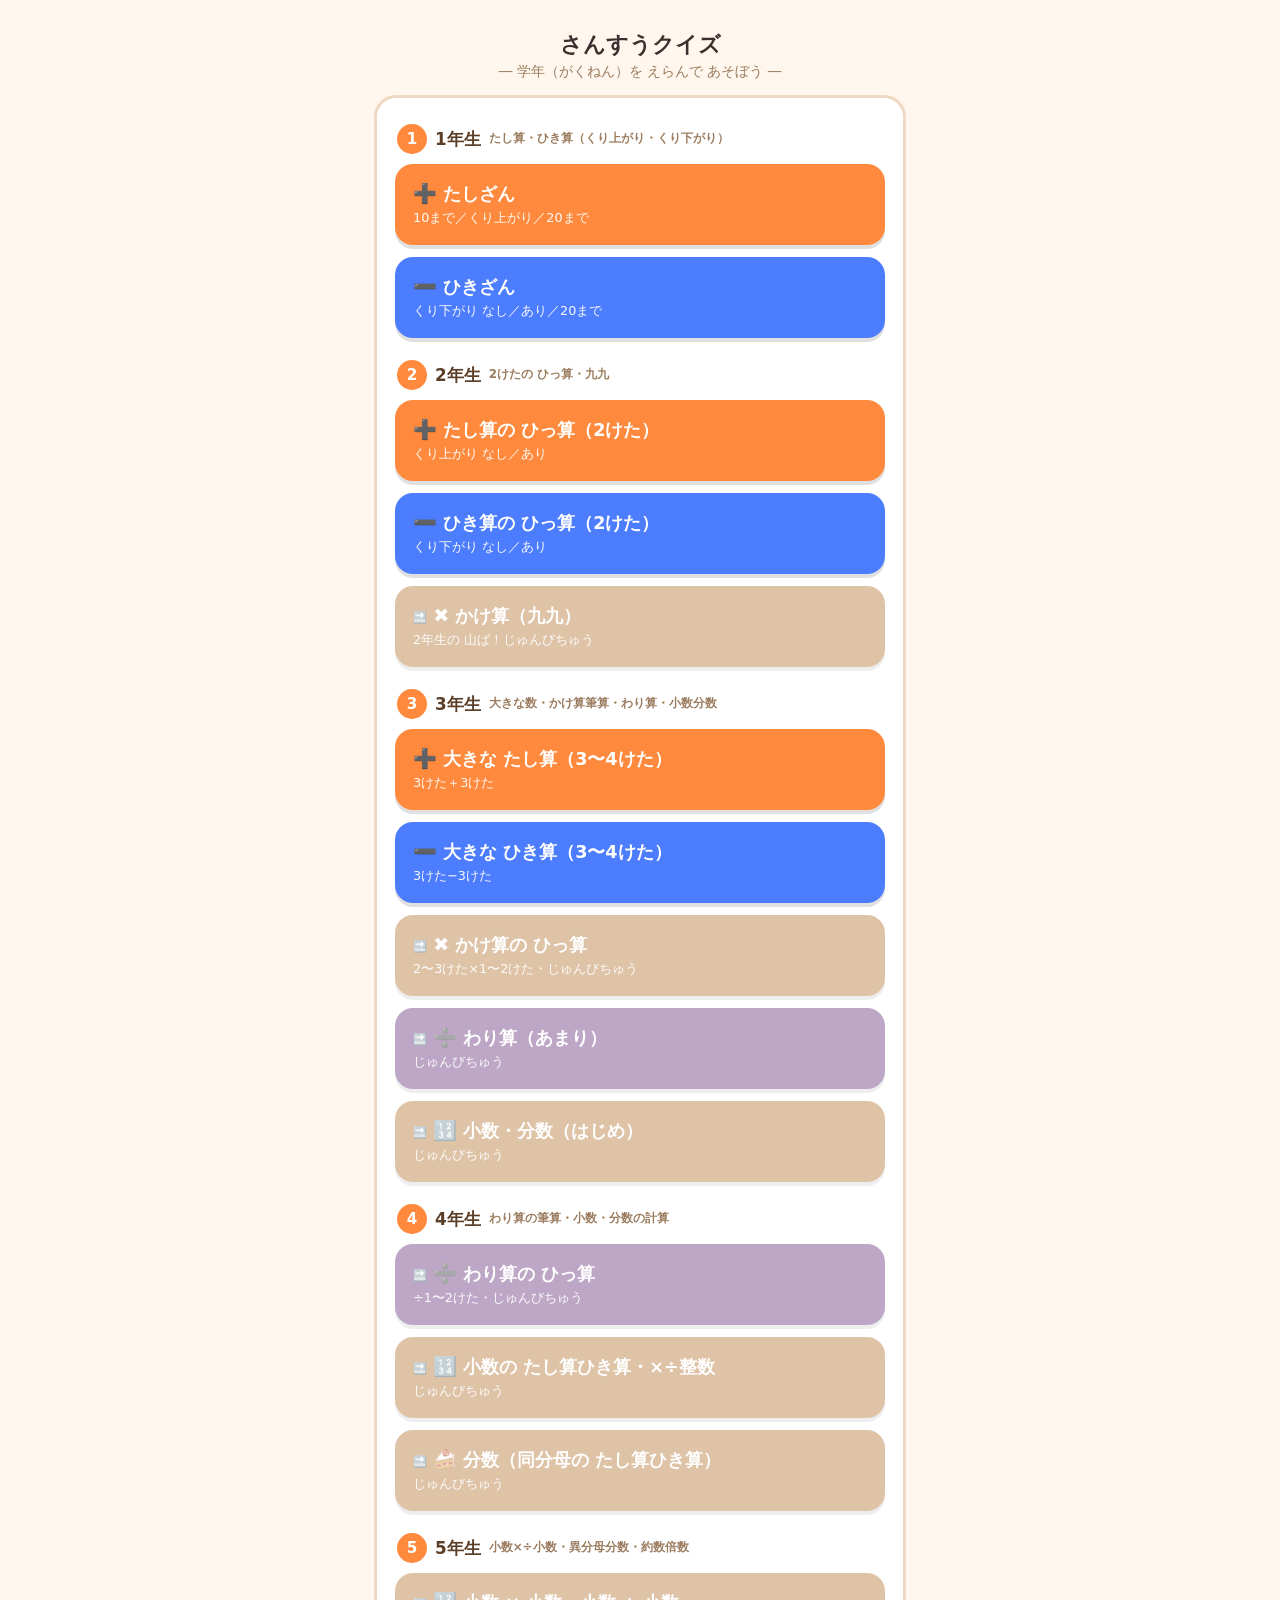
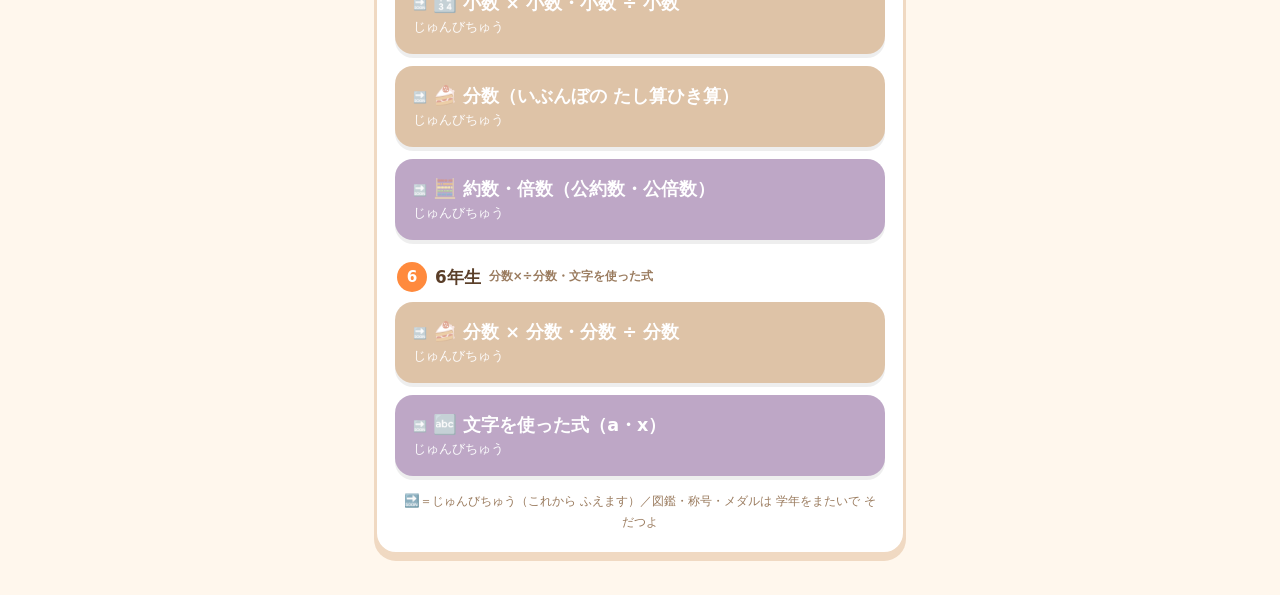
<file: index.html>
<!DOCTYPE html>
<html lang="ja">
<head>
<meta charset="UTF-8">
<meta name="viewport" content="width=device-width, initial-scale=1.0, viewport-fit=cover">
<title>さんすうクイズ</title>
<meta name="description" content="小学1〜6年生むけの さんすうクイズ集。学年ごとに たし算・ひき算・かけ算・わり算などの 計算クイズを えらべる。テンキー入力・図鑑・称号・メダルつき。">
<meta name="theme-color" content="#ff8a3d">
<!-- 自動アップデート：サーバーの最新版を見て、古ければ 1回だけ 取り直す（キャッシュ対策） -->
<script>
(function(){
  var BUILD='202606270600';
  try{
    fetch('shared/build.txt?_='+Date.now(),{cache:'no-store'})
      .then(function(r){return r.ok?r.text():null;})
      .then(function(t){
        if(!t)return; var latest=t.trim();
        if(latest && latest!==BUILD && sessionStorage.getItem('sansuReloaded')!==latest){
          sessionStorage.setItem('sansuReloaded',latest);
          var u=new URL(location.href); u.searchParams.set('_v',latest); location.replace(u.toString());
        }
      }).catch(function(){});
  }catch(e){}
})();
</script>
<!-- 共有スタイル（全アプリ共通の見た目） -->
<link rel="stylesheet" href="shared/sansu-ui.css?v=202606270600">
<style>
  a.mode-btn{display:block; text-decoration:none;}
  a.mode-btn.locked{opacity:.55; filter:grayscale(.4);}
  .portal-emoji{font-size:1.2rem; margin-right:6px;}
  .lk{font-size:.7rem; font-weight:800; vertical-align:middle;}
  /* 学年の見出し */
  .grade-head{display:flex; align-items:center; gap:8px; margin:22px 2px 10px; font-weight:800;}
  .grade-head:first-of-type{margin-top:6px;}
  .grade-head .gnum{display:inline-flex; align-items:center; justify-content:center;
    width:30px; height:30px; border-radius:50%; background:var(--accent); color:#fff; font-size:.95rem;}
  .grade-head .gtxt{font-size:1.05rem; color:#5a3e28;}
  .grade-head .gsub{font-size:.74rem; color:#9a7b5e; font-weight:700;}
  .modes{margin-bottom:4px;}
  .legend{font-size:.78rem; color:#9a7b5e; text-align:center; margin:14px 4px 0; line-height:1.7;}
</style>
</head>
<body>
<div class="wrap">

  <h1>さんすうクイズ</h1>
  <div class="sub">― 学年（がくねん）を えらんで あそぼう ―</div>

  <div class="card">

    <!-- 1年生 -->
    <div class="grade-head"><span class="gnum">1</span><span class="gtxt">1年生</span><span class="gsub">たし算・ひき算（くり上がり・くり下がり）</span></div>
    <div class="modes">
      <a class="mode-btn m1" href="tashizan/index.html?lv=carry1"><span class="portal-emoji">➕</span>たしざん<small>10まで／くり上がり／20まで</small></a>
      <a class="mode-btn m2" href="hikizan/index.html?lv=sb"><span class="portal-emoji">➖</span>ひきざん<small>くり下がり なし／あり／20まで</small></a>
    </div>

    <!-- 2年生 -->
    <div class="grade-head"><span class="gnum">2</span><span class="gtxt">2年生</span><span class="gsub">2けたの ひっ算・九九</span></div>
    <div class="modes">
      <a class="mode-btn m1" href="tashizan/index.html?lv=d2p1n"><span class="portal-emoji">➕</span>たし算の ひっ算（2けた）<small>くり上がり なし／あり</small></a>
      <a class="mode-btn m2" href="hikizan/index.html?lv=d2m1n"><span class="portal-emoji">➖</span>ひき算の ひっ算（2けた）<small>くり下がり なし／あり</small></a>
      <a class="mode-btn m3 locked" href="#"><span class="lk">🔜</span> <span class="portal-emoji">✖️</span>かけ算（九九）<small>2年生の 山ば！じゅんびちゅう</small></a>
    </div>

    <!-- 3年生 -->
    <div class="grade-head"><span class="gnum">3</span><span class="gtxt">3年生</span><span class="gsub">大きな数・かけ算筆算・わり算・小数分数</span></div>
    <div class="modes">
      <a class="mode-btn m1" href="tashizan/index.html?lv=d3p3"><span class="portal-emoji">➕</span>大きな たし算（3〜4けた）<small>3けた＋3けた</small></a>
      <a class="mode-btn m2" href="hikizan/index.html?lv=d3m3"><span class="portal-emoji">➖</span>大きな ひき算（3〜4けた）<small>3けた−3けた</small></a>
      <a class="mode-btn m3 locked" href="#"><span class="lk">🔜</span> <span class="portal-emoji">✖️</span>かけ算の ひっ算<small>2〜3けた×1〜2けた・じゅんびちゅう</small></a>
      <a class="mode-btn m4 locked" href="#"><span class="lk">🔜</span> <span class="portal-emoji">➗</span>わり算（あまり）<small>じゅんびちゅう</small></a>
      <a class="mode-btn m3 locked" href="#"><span class="lk">🔜</span> <span class="portal-emoji">🔢</span>小数・分数（はじめ）<small>じゅんびちゅう</small></a>
    </div>

    <!-- 4年生 -->
    <div class="grade-head"><span class="gnum">4</span><span class="gtxt">4年生</span><span class="gsub">わり算の筆算・小数・分数の計算</span></div>
    <div class="modes">
      <a class="mode-btn m4 locked" href="#"><span class="lk">🔜</span> <span class="portal-emoji">➗</span>わり算の ひっ算<small>÷1〜2けた・じゅんびちゅう</small></a>
      <a class="mode-btn m3 locked" href="#"><span class="lk">🔜</span> <span class="portal-emoji">🔢</span>小数の たし算ひき算・×÷整数<small>じゅんびちゅう</small></a>
      <a class="mode-btn m3 locked" href="#"><span class="lk">🔜</span> <span class="portal-emoji">🍰</span>分数（同分母の たし算ひき算）<small>じゅんびちゅう</small></a>
    </div>

    <!-- 5年生 -->
    <div class="grade-head"><span class="gnum">5</span><span class="gtxt">5年生</span><span class="gsub">小数×÷小数・異分母分数・約数倍数</span></div>
    <div class="modes">
      <a class="mode-btn m3 locked" href="#"><span class="lk">🔜</span> <span class="portal-emoji">🔢</span>小数 × 小数・小数 ÷ 小数<small>じゅんびちゅう</small></a>
      <a class="mode-btn m3 locked" href="#"><span class="lk">🔜</span> <span class="portal-emoji">🍰</span>分数（いぶんぼの たし算ひき算）<small>じゅんびちゅう</small></a>
      <a class="mode-btn m4 locked" href="#"><span class="lk">🔜</span> <span class="portal-emoji">🧮</span>約数・倍数（公約数・公倍数）<small>じゅんびちゅう</small></a>
    </div>

    <!-- 6年生 -->
    <div class="grade-head"><span class="gnum">6</span><span class="gtxt">6年生</span><span class="gsub">分数×÷分数・文字を使った式</span></div>
    <div class="modes">
      <a class="mode-btn m3 locked" href="#"><span class="lk">🔜</span> <span class="portal-emoji">🍰</span>分数 × 分数・分数 ÷ 分数<small>じゅんびちゅう</small></a>
      <a class="mode-btn m4 locked" href="#"><span class="lk">🔜</span> <span class="portal-emoji">🔤</span>文字を使った式（a・x）<small>じゅんびちゅう</small></a>
    </div>

    <div class="legend">🔜＝じゅんびちゅう（これから ふえます）／図鑑・称号・メダルは 学年をまたいで そだつよ</div>
  </div>

</div>
<script>
/* じゅんび中の クイズは おさない（リンクを止める） */
document.querySelectorAll('a.mode-btn.locked').forEach(a => {
  a.addEventListener('click', e => e.preventDefault());
});
</script>
</body>
</html>
</file>
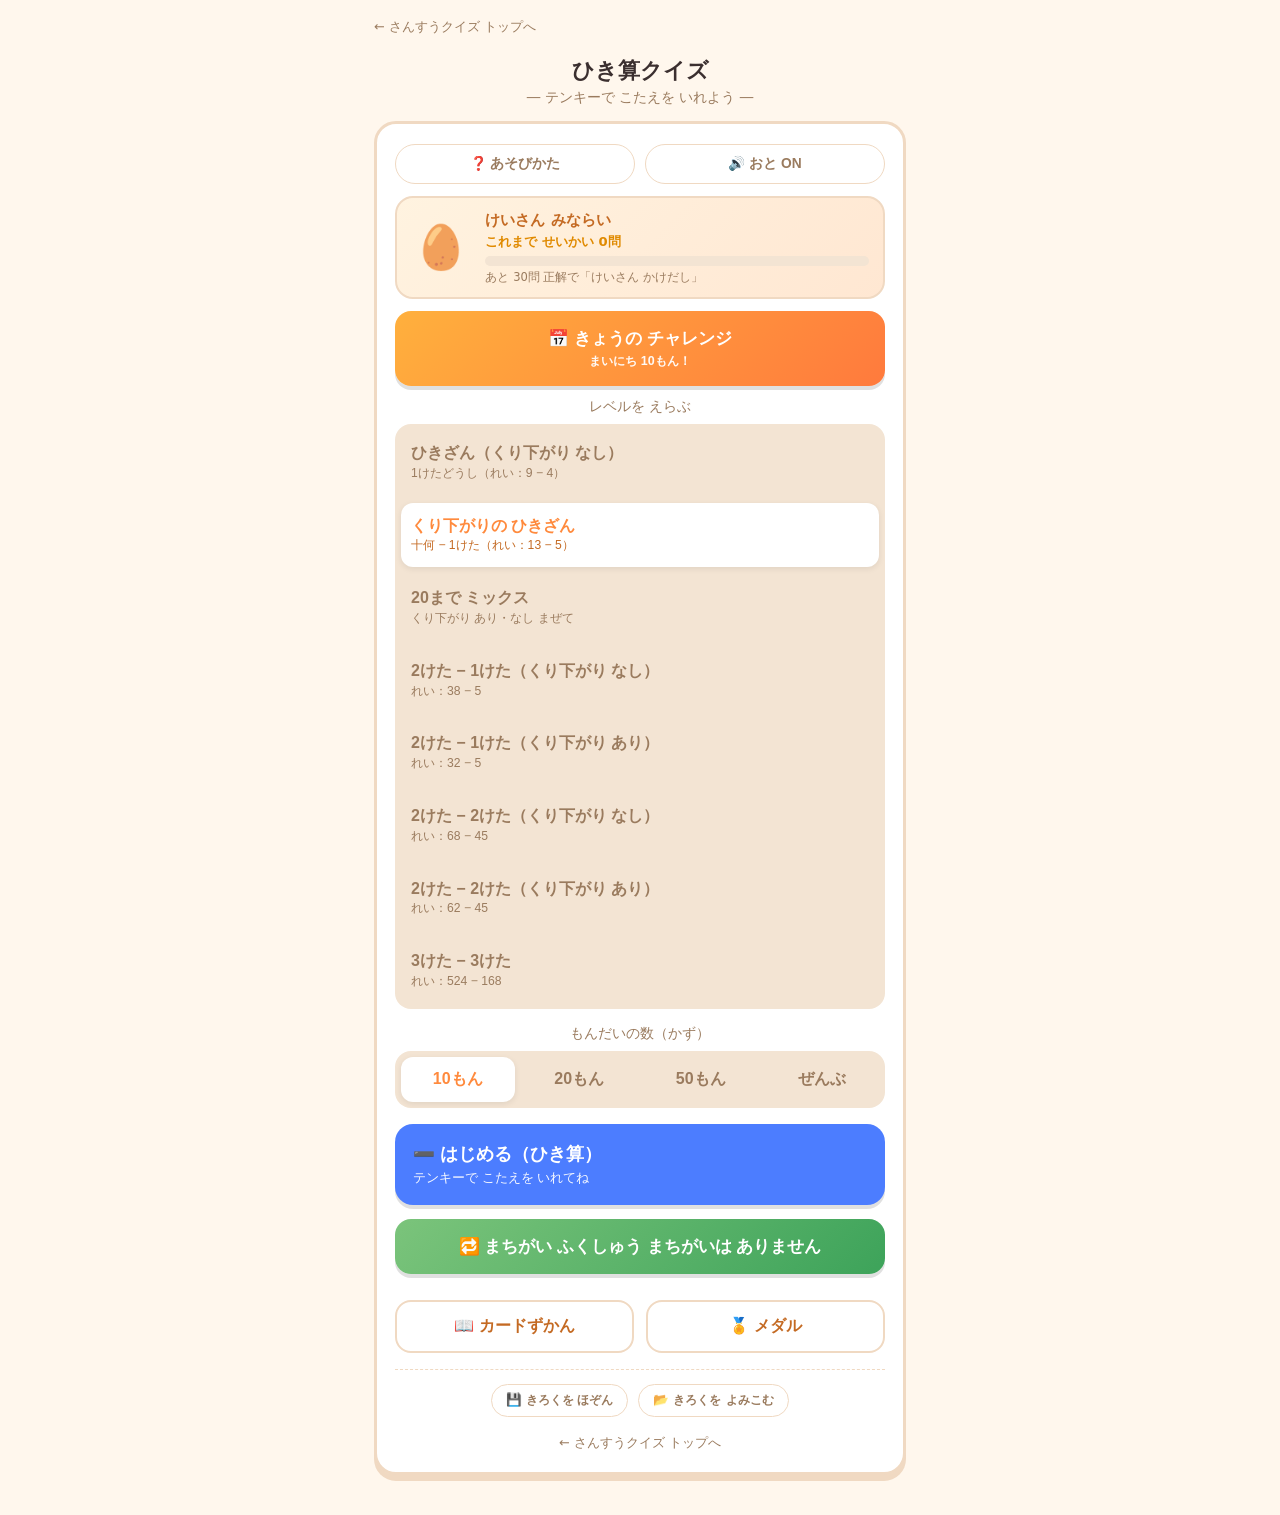
<file: hikizan/index.html>
<!DOCTYPE html>
<html lang="ja">
<head>
<meta charset="UTF-8">
<meta name="viewport" content="width=device-width, initial-scale=1.0, viewport-fit=cover">
<title>ひき算クイズ</title>
<meta name="description" content="ひき算を テンキーで こたえるクイズ。くり下がり／2けた・3けたの ひき算まで。10をくずすヒント・手書きメモ・育成つき。">
<meta name="theme-color" content="#ff8a3d">
<!-- 自動アップデート：サーバーの最新版を見て、古ければ 1回だけ 取り直す（キャッシュ対策） -->
<script>
(function(){
  var BUILD='202606270600';
  try{
    fetch('../shared/build.txt?_='+Date.now(),{cache:'no-store'})
      .then(function(r){return r.ok?r.text():null;})
      .then(function(t){
        if(!t)return; var latest=t.trim();
        if(latest && latest!==BUILD && sessionStorage.getItem('sansuReloaded')!==latest){
          sessionStorage.setItem('sansuReloaded',latest);
          var u=new URL(location.href); u.searchParams.set('_v',latest); location.replace(u.toString());
        }
      }).catch(function(){});
  }catch(e){}
})();
</script>
<!-- 共有スタイル（さんすうクイズ共通の見た目） -->
<link rel="stylesheet" href="../shared/sansu-ui.css?v=202606270600">
<style>
  /* ひき算アプリ固有の追加分だけ */
  #lsel{display:grid; grid-template-columns:1fr; gap:8px;}
  #lsel button{padding:13px 10px; font-size:1rem; text-align:left; line-height:1.3;}
  #lsel button small{display:block; font-size:.76rem; font-weight:400; color:#9a7b5e; margin-top:2px;}
  #lsel button.active small{color:#c46a23;}
  .lvl-group{font-size:.74rem; font-weight:800; color:#b08968; letter-spacing:.04em;
             padding:8px 4px 1px;}
  .lvl-group:first-child{padding-top:1px;}
  .start{margin-top:18px; width:100%; border:none; border-radius:16px; padding:16px;
         font-size:1.15rem; font-weight:700; color:#fff; background:var(--accent);
         cursor:pointer; box-shadow:0 4px 0 rgba(0,0,0,.12);}
  .start:active{transform:translateY(2px); box-shadow:0 2px 0 rgba(0,0,0,.12);}
  .help-list{font-size:.92rem; line-height:1.9; color:#5a4a3a; padding-left:1.2em; margin:6px 0;}
  .help-list b{color:var(--accent);}
</style>
</head>
<body>
<div class="wrap">
  <a class="toplink" href="../index.html">← さんすうクイズ トップへ</a>
  <h1>ひき算クイズ</h1>
  <div class="sub">― テンキーで こたえを いれよう ―</div>

  <!-- ホーム -->
  <div id="home" class="card">
    <div class="topRow">
      <button class="topBtn" id="openHelp" type="button">❓ あそびかた</button>
      <button class="topBtn" id="soundToggle" type="button">🔊 おと ON</button>
    </div>
    <div class="buddy" id="buddy">
      <div class="bi" id="buddyIcon">🥚</div>
      <div class="bb">
        <div class="bn" id="buddyName">けいさん みならい</div>
        <div class="bc" id="buddyCoin">これまで せいかい 0問</div>
        <div class="bbar"><i id="buddyBar"></i></div>
        <div class="bnext" id="buddyNext"></div>
      </div>
    </div>
    <button class="dailyBtn" id="openDaily" type="button">📅 きょうの チャレンジ<span id="dailyInfo"></span></button>
    <div class="gradeSel">
      <div class="gradeLabel">レベルを えらぶ</div>
      <div class="seg" id="lsel"></div>
    </div>
    <div class="gradeSel">
      <div class="gradeLabel">もんだいの数（かず）</div>
      <div class="seg" id="countSeg"><!-- 共通モジュール SansuCore.renderCountSeg で描画 --></div>
    </div>
    <div class="modes">
      <button class="mode-btn m2" id="startBtn">
        ➖ はじめる（ひき算）
        <small>テンキーで こたえを いれてね</small>
      </button>
    </div>
    <button class="dailyBtn" id="openReview" type="button" style="background:linear-gradient(135deg,#7bc47b,#3da35a);margin-top:14px;">🔁 まちがい ふくしゅう<span id="reviewInfo"></span></button>
    <div class="collbar">
      <button id="openDex" type="button">📖 カードずかん</button>
      <button id="openMedals" type="button">🏅 メダル</button>
    </div>
    <div class="saveBar">
      <button id="exportSave" type="button">💾 きろくを ほぞん</button>
      <label class="impBtn" for="importFile">📂 きろくを よみこむ</label>
      <input id="importFile" type="file" accept="application/json,.json" hidden>
    </div>
    <a class="applink" href="../index.html">← さんすうクイズ トップへ</a>
  </div>

  <!-- あそびかた -->
  <div id="help" class="card" style="display:none;">
    <button class="backBtn" id="helpBack">← もどる</button>
    <h2 style="margin-top:4px;">あそびかた</h2>
    <ul class="help-list">
      <li>大きな <b>ひき算</b>が 出るよ。（れい：13 − 5 ＝ □）</li>
      <li><b>レベル</b>は えらべるよ：くり下がり なし／<b>くり下がり</b>／20まで／<b>2けた</b>−1けた・2けた／<b>3けた</b>−3けた。</li>
      <li><b>テンキー</b>で こたえの 数字を いれて、<b>「こたえる」</b>を おそう。けた数は レベルに あわせて ふえるよ。</li>
      <li>2けた いじょうの レベルでは、下に <b>けいさんメモ</b>が 出るよ。ゆびや ペンで <b>ひっ算</b>を かいて かんがえよう（「けす」で きえる）。</li>
      <li>まちがえたら、<b>10を くずす</b>ヒントが 出るよ（れい：13は 10と 3）。</li>
      <li>つづけて 正かいすると <b>🔥コンボ</b>！</li>
      <li><b>称号</b>や <b>メダル</b>は たし算と あわせて そだつよ。</li>
      <li>ぜんぶ おわると <b>てんすう</b>と ⭐が 出るよ。</li>
      <li>まちがえた問題は、最後に「<b>まちがえた問題だけ もう一回</b>」で ふくしゅうできる。</li>
    </ul>
    <button class="again" id="helpStart" style="margin-top:8px;">とじる</button>
  </div>

  <!-- 出題 -->
  <div id="quiz" class="card" style="display:none;">
    <button class="navBtn" id="prev">← 前へ</button>
    <button class="homeBtn" id="quizHome">🏠 HOME</button>
    <div class="bar"><i id="prog"></i></div>
    <div class="meta"><span id="count"></span><span id="combo"></span><span id="score"></span></div>
    <span class="tag" id="tag"></span>
    <div class="eq" id="eq"></div>
    <div class="keypad" id="keypad">
      <button type="button" data-d="1">1</button>
      <button type="button" data-d="2">2</button>
      <button type="button" data-d="3">3</button>
      <button type="button" data-d="4">4</button>
      <button type="button" data-d="5">5</button>
      <button type="button" data-d="6">6</button>
      <button type="button" data-d="7">7</button>
      <button type="button" data-d="8">8</button>
      <button type="button" data-d="9">9</button>
      <button type="button" class="k-clear" id="kClear">けす</button>
      <button type="button" data-d="0">0</button>
      <button type="button" class="k-enter" id="kEnter">こたえる</button>
    </div>
    <div class="memo" id="memo" style="display:none;">
      <div class="memo-head">
        <span class="ml">✏️ けいさんメモ（ゆびや ペンで かいてね）</span>
        <button type="button" class="mclear" id="memoClear">けす</button>
      </div>
      <canvas id="memoCanvas"></canvas>
    </div>
    <div class="feedback" id="feedback">
      <div class="fb-head" id="fbHead"></div>
      <div class="fb-line" id="fbBody"></div>
      <div class="fb-hint" id="fbHint" style="display:none;"></div>
      <button class="next" id="next">つぎへ →</button>
    </div>
  </div>

  <!-- 結果 -->
  <div id="result" class="card result" style="display:none;">
    <div class="stars" id="stars"></div>
    <div class="score" id="finalScore"></div>
    <div class="comboBest" id="comboBest"></div>
    <div id="comment" style="margin-bottom:12px;"></div>
    <div class="earned" id="earned" style="display:none;"></div>
    <div class="review" id="review"></div>
    <button class="again retryWrong" id="retryWrong" style="display:none;">まちがえた問題だけ もう一回</button>
    <button class="again" id="retry">もう一回</button>
    <button class="again home" id="back">さいしょの画面</button>
  </div>

  <!-- カードずかん -->
  <div id="dex" class="card" style="display:none;">
    <button class="backBtn" id="dexBack">← もどる</button>
    <div class="collHead"><h2>📖 カードずかん</h2><span class="cnt" id="dexCnt"></span></div>
    <div style="font-size:.8rem;color:#9a7b5e;margin-bottom:10px;">カードは <b>たし算クイズ</b>で あつまるよ（たし算で 正かいすると ふえる）。ここでは みんなの きろくを 見られるよ。</div>
    <div class="dexGrid" id="dexGrid"></div>
  </div>

  <!-- メダル -->
  <div id="medals" class="card" style="display:none;">
    <button class="backBtn" id="medalsBack">← もどる</button>
    <div class="collHead"><h2>🏅 メダル</h2><span class="cnt" id="medalsCnt"></span></div>
    <div class="medalList" id="medalList"></div>
  </div>

</div>

<!-- 共有 進捗エンジン（図鑑・称号・メダル＝算数クイズ全アプリ合算） -->
<script src="../shared/sansu-core.js?v=202606270600"></script>
<script>
const $ = id => document.getElementById(id);

/* ===== レベル（学年セレクタの 算数版） ===== */
const ri = (lo,hi)=> lo + Math.floor(Math.random()*(hi-lo+1));
// ひき算は a−b（つねに a≧b で 答えが マイナスに ならないように 生成）。
// くり下がり（一の位 a%10 < b%10）の あり/なし を きっちり 出しわける。memo＝手書きメモを出すか。
const LEVELS = [
  { v:'s10n',   group:'1年生', label:'ひきざん（くり下がり なし）', desc:'1けたどうし（れい：9 − 4）',  maxDigits:1, memo:false,
    gen:()=>{ const a=ri(2,9), b=ri(1,a); return [a,b]; } },                                  // a≧b・1けた → くり下がりなし
  { v:'sb',     group:'1年生', label:'くり下がりの ひきざん',       desc:'十何 − 1けた（れい：13 − 5）', maxDigits:1, memo:false,
    gen:()=>{ const o=ri(1,8), a=10+o, b=ri(o+1,9); return [a,b]; } },                        // 一の位 o<b → くり下がり、答え 1けた
  { v:'s20mix', group:'1年生', label:'20まで ミックス',             desc:'くり下がり あり・なし まぜて',  maxDigits:2, memo:false,
    gen:()=>{ const a=ri(2,18), b=ri(1,Math.min(9,a)); return [a,b]; } },
  { v:'d2m1n',  group:'2年生', label:'2けた − 1けた（くり下がり なし）', desc:'れい：38 − 5',  maxDigits:2, memo:true,
    gen:()=>{ const o=ri(1,9), t=ri(1,9), b=ri(1,o); return [t*10+o, b]; } },                 // 一の位 o≧b → なし
  { v:'d2m1b',  group:'2年生', label:'2けた − 1けた（くり下がり あり）', desc:'れい：32 − 5',  maxDigits:2, memo:true,
    gen:()=>{ const o=ri(0,8), t=ri(2,9), b=ri(o+1,9); return [t*10+o, b]; } },               // 一の位 o<b → くり下がり
  { v:'d2m2n',  group:'2年生', label:'2けた − 2けた（くり下がり なし）', desc:'れい：68 − 45', maxDigits:2, memo:true,
    gen:()=>{ const oa=ri(0,9), ob=ri(0,oa), ta=ri(1,9), tb=ri(1,ta); return [ta*10+oa, tb*10+ob]; } },
  { v:'d2m2b',  group:'2年生', label:'2けた − 2けた（くり下がり あり）', desc:'れい：62 − 45', maxDigits:2, memo:true,
    gen:()=>{ const oa=ri(0,8), ob=ri(oa+1,9), ta=ri(2,9), tb=ri(1,ta-1); return [ta*10+oa, tb*10+ob]; } },  // 一の位くり下がり
  { v:'d3m3',   group:'3年生（はってん）', label:'3けた − 3けた', desc:'れい：524 − 168', maxDigits:3, memo:true,
    gen:()=>{ const a=ri(100,999), b=ri(100,a); return [a,b]; } },
];
function levelDef(v){ return LEVELS.find(l => l.v===v) || LEVELS[1]; }

/* ===== 状態 ===== */
let level = 'sb';         // 初期レベル＝くり下がり（1年生）
// トップから ?lv=… で レベルを 指定できる
const _lv = new URLSearchParams(location.search).get('lv');
if(_lv && LEVELS.some(l => l.v === _lv)) level = _lv;
let count = 10;           // 問題数（'all'＝ぜんぶ）
let deck = [], answers = [], idx = 0;
let typed = '';           // テンキーで 入力ちゅうの 数字
let combo = 0, sessionMaxCombo = 0;
let wrongQs = [];
let isDaily = false;

// 共有 store に ひき算用の領域（復習・デイリー）を用意（他アプリのフィールドは保持）
const store = SansuCore.store;
store.hikizanWrong = store.hikizanWrong || {};                           // { 'a-b': true } まちがえた問題
store.hikizanDaily = store.hikizanDaily || { streak:0, bestStreak:0, lastDay:null };
// メダルの「連続日数」は store.daily.bestStreak を見るので、ひき算のデイリーをそこにも反映
store.daily = store.daily || { bestStreak:0 };

/* ===== 出題の組み立て ===== */
function shuffle(a){ a=a.slice(); for(let i=a.length-1;i>0;i--){ const j=Math.floor(Math.random()*(i+1)); [a[i],a[j]]=[a[j],a[i]]; } return a; }
// 1ペア [a,b]（a≧b）から 問題オブジェクト。ひき算は 入れかえない。
function makeQuestion([a,b], lv){
  return { a:a, b:b, key:a + '-' + b, answer:a-b, level: lv || level };
}
// 日付シードの決定的シャッフル（同じ日は 何回でも 同じ10問）
function todayIndex(){ const d=new Date(); return Math.floor((d.getTime() - d.getTimezoneOffset()*60000)/86400000); }
function mulberry32(a){ return function(){ a|=0; a=a+0x6D2B79F5|0; let t=Math.imul(a^a>>>15,1|a); t=t+Math.imul(t^t>>>7,61|t)^t; return ((t^t>>>14)>>>0)/4294967296; }; }
function seededShuffle(arr, seed){ const r=mulberry32(seed), a=arr.slice(); for(let i=a.length-1;i>0;i--){ const j=Math.floor(r()*(i+1)); [a[i],a[j]]=[a[j],a[i]]; } return a; }

// 10を くずす ヒント（くり下がり用＝減加法）。十何 − 1けた のときだけ 出す。
function makeBorrowHint(a,b){
  if(a < 11 || a > 18) return '';
  const o = a - 10;                 // 一のくらい
  if(b <= o || b > 9) return '';    // くり下がりが ないなら ヒントなし
  return `<b>${a}</b>を 10と <b>${o}</b>に わけて、10−<b>${b}</b>＝<b>${10-b}</b>、<b>${10-b}</b>＋<b>${o}</b>＝<b>${a-b}</b>！`;
}

/* ===== 音（Web Audio：ファイル不要・オフラインでも鳴る） ===== */
let soundOn = (localStorage.getItem('hikizanSoundOff') !== '1');
let audioCtx = null;
function getCtx(){
  if(!audioCtx){ try{ audioCtx = new (window.AudioContext||window.webkitAudioContext)(); }catch(e){ audioCtx=null; } }
  if(audioCtx && audioCtx.state==='suspended'){ try{ audioCtx.resume(); }catch(e){} }
  return audioCtx;
}
function tone(freq, startAt, dur, type='sine', vol=0.2){
  const ctx = getCtx(); if(!ctx) return;
  const t0 = ctx.currentTime + startAt;
  const osc = ctx.createOscillator(), g = ctx.createGain();
  osc.type=type; osc.frequency.value=freq;
  g.gain.setValueAtTime(0.0001, t0);
  g.gain.linearRampToValueAtTime(vol, t0+0.012);
  g.gain.exponentialRampToValueAtTime(0.0001, t0+dur);
  osc.connect(g).connect(ctx.destination);
  osc.start(t0); osc.stop(t0+dur+0.03);
}
function playSound(name){
  if(!soundOn) return; const ctx=getCtx(); if(!ctx) return;
  if(name==='correct'){
    tone(1318,0,0.55,'sine',0.26); tone(2637,0,0.30,'sine',0.08);
    tone(1047,0.18,0.70,'sine',0.26); tone(2093,0.18,0.35,'sine',0.08);
  } else if(name==='wrong'){
    tone(233,0,0.20,'sawtooth',0.11); tone(220,0,0.20,'sawtooth',0.11);
    tone(220,0.26,0.55,'sawtooth',0.11); tone(207,0.26,0.55,'sawtooth',0.11);
  }
}
function refreshSoundBtn(){ $('soundToggle').textContent = soundOn ? '🔊 おと ON' : '🔇 おと OFF'; }

/* ===== けいさんメモ（手書きの余白）：ゆび・ペン・マウスで かける ===== */
const memoCv = $('memoCanvas'), memoCtx = memoCv.getContext('2d');
let memoDrawing = false, memoDpr = 1;
function memoResize(){                                 // 表示中サイズに合わせて 解像度を そろえる（中身は消える）
  const r = memoCv.getBoundingClientRect();
  if(r.width === 0) return;                            // 非表示のときは なにもしない
  memoDpr = window.devicePixelRatio || 1;
  memoCv.width = Math.round(r.width * memoDpr);
  memoCv.height = Math.round(r.height * memoDpr);
  memoCtx.setTransform(memoDpr, 0, 0, memoDpr, 0, 0);
  memoCtx.lineCap = 'round'; memoCtx.lineJoin = 'round';
  memoCtx.lineWidth = 3; memoCtx.strokeStyle = '#4a3526';
}
function memoClear(){
  memoCtx.save(); memoCtx.setTransform(1,0,0,1,0,0);
  memoCtx.clearRect(0,0,memoCv.width,memoCv.height); memoCtx.restore();
}
function memoPos(e){ const r = memoCv.getBoundingClientRect(); return [e.clientX - r.left, e.clientY - r.top]; }
memoCv.addEventListener('pointerdown', e=>{ memoDrawing = true; try{ memoCv.setPointerCapture(e.pointerId); }catch(_){}
  const [x,y] = memoPos(e); memoCtx.beginPath(); memoCtx.moveTo(x,y); memoCtx.lineTo(x+0.1,y+0.1); memoCtx.stroke(); e.preventDefault(); });
memoCv.addEventListener('pointermove', e=>{ if(!memoDrawing) return; const [x,y] = memoPos(e); memoCtx.lineTo(x,y); memoCtx.stroke(); e.preventDefault(); });
memoCv.addEventListener('pointerup',   ()=> memoDrawing = false);
memoCv.addEventListener('pointercancel',()=> memoDrawing = false);
memoCv.addEventListener('pointerleave',()=> memoDrawing = false);
// 2年生いじょう（memo:true）の レベルだけ メモを出す。問題ごとに まっさらに。
function setupMemo(lv){
  const show = !!levelDef(lv).memo;
  $('memo').style.display = show ? 'block' : 'none';
  if(show){ memoResize(); memoClear(); }
}

/* ===== 画面きりかえ ===== */
function showOnly(id){ for(const s of ['home','help','quiz','result','dex','medals']) $(s).style.display = (s===id)?'block':'none'; }

/* ===== 育成系（共有 SansuCore：図鑑・称号・メダル） ===== */
function refreshBuddy(){
  SansuCore.renderBuddy({ icon:$('buddyIcon'), name:$('buddyName'), coin:$('buddyCoin'), bar:$('buddyBar'), next:$('buddyNext') });
}
function refreshHome(){
  refreshBuddy();
  const dy = store.hikizanDaily, ti = todayIndex();
  let info = '';
  if((dy.streak||0)>0 && (dy.lastDay===ti || dy.lastDay===ti-1)) info += `🔥${dy.streak}日れんぞく　`;
  info += (dy.lastDay===ti) ? 'きょうは クリア✓' : 'まいにち 10もん！';
  $('dailyInfo').textContent = ' ' + info;
  const rc = reviewPairs().length;
  $('reviewInfo').textContent = rc ? ` のこり ${rc}問` : ' まちがいは ありません';
}
function goHome(){ refreshHome(); showOnly('home'); }
function openDex(){ $('dexCnt').textContent = SansuCore.dexHead(); $('dexGrid').innerHTML = SansuCore.dexGridHTML(); showOnly('dex'); }
function openMedals(){ $('medalsCnt').textContent = SansuCore.medalsHead(); $('medalList').innerHTML = SansuCore.medalsGridHTML(); showOnly('medals'); }

/* ===== ホーム：レベルセレクタ ===== */
function renderLevelSel(){
  // 学年は トップで えらぶので、ここでは レベル一覧だけ（学年見出しは出さない）
  const seg = $('lsel'); seg.innerHTML = '';
  for(const l of LEVELS){
    const b = document.createElement('button');
    b.innerHTML = l.label + '<small>' + l.desc + '</small>';
    if(l.v === level) b.classList.add('active');
    b.onclick = ()=>{ level = l.v; renderLevelSel(); };
    seg.appendChild(b);
  }
}
// 問題数セレクタ（共通モジュール）
SansuCore.renderCountSeg($('countSeg'), '10', v => { count = (v==='all') ? 'all' : +v; });

/* ===== 出題ループ ===== */
function start(){
  const def = levelDef(level);
  const limit = (count==='all') ? 30 : count;          // ひき算は すべて ランダム生成
  const picked = []; let last = '';
  while(picked.length < limit){
    const p = def.gen(), k = p[0]+'_'+p[1];
    if(k===last) continue;                             // すぐ同じ式は さける
    last = k; picked.push(p);
  }
  startWithDeck(picked.map(p => makeQuestion(p)));
}
function startDaily(){
  const def = levelDef('s20mix');                      // デイリーは 20までミックスから（毎日同じ10問）
  const r = mulberry32(todayIndex());
  const deckP = [];
  while(deckP.length < 10){
    // 日付シードの 決定的な ひき算（同じ日は 何回でも 同じ10問）
    const a = 2 + Math.floor(r()*17), b = 1 + Math.floor(r()*Math.min(9,a));
    deckP.push([a,b]);
  }
  startWithDeck(deckP.map(p => makeQuestion(p, 's20mix')), true);
}
function updateDailyStreak(){
  const dy = store.hikizanDaily, ti = todayIndex();
  if(dy.lastDay !== ti){
    dy.streak = (dy.lastDay === ti-1) ? (dy.streak||0)+1 : 1;
    dy.lastDay = ti;
    dy.bestStreak = Math.max(dy.bestStreak||0, dy.streak);
    store.daily.bestStreak = Math.max(store.daily.bestStreak||0, dy.bestStreak);   // メダル判定用
    SansuCore.noteDaily();
    SansuCore.save();
  }
}
// まちがい ふくしゅう
const reviewPairs = ()=> Object.keys(store.hikizanWrong).map(k => k.split('-').map(Number));
function startReview(){
  let pool = reviewPairs();
  if(pool.length === 0){ alert('ふくしゅうする問題は ありません。\nまちがえた問題が ここに たまります。'); return; }
  pool = shuffle(pool); if(pool.length>20) pool = pool.slice(0,20);
  startWithDeck(pool.map(p => makeQuestion(p)));
}
function startWithDeck(qs, daily){
  isDaily = !!daily;
  deck = qs; answers = new Array(deck.length); idx = 0;
  typed = ''; combo = 0; sessionMaxCombo = 0;
  showOnly('quiz'); renderQ();
}

/* ===== 1問の描画 ===== */
function eqHTML(q, state){
  let ansHTML;
  const ans = answers[idx];
  if(ans){
    const cls = ans.correct ? 'ok' : 'ng';
    ansHTML = `<span class="ans ${cls}">${ans.typed}</span>`;
  } else if(typed){
    ansHTML = `<span class="ans">${typed}</span>`;
  } else {
    ansHTML = `<span class="ans empty">？</span>`;
  }
  return `${q.a} <span class="op">−</span> ${q.b} <span class="op">＝</span> ${ansHTML}`;
}
function renderQ(){
  const q = deck[idx];
  typed = '';
  $('prog').style.width = (idx/deck.length*100)+'%';
  $('count').textContent = `問題 ${idx+1} / ${deck.length}`;
  $('combo').textContent = combo>=2 ? `🔥 ${combo}` : '';
  $('score').textContent = `正かい ${scoreCount()}`;
  $('tag').textContent = levelDef(q.level).label;
  $('prev').style.visibility = idx>0 ? 'visible' : 'hidden';
  $('eq').classList.toggle('eq-sm', q.a>=100 || q.b>=100);   // 3けたは 式を 小さく
  $('eq').innerHTML = eqHTML(q);
  setupMemo(q.level);                                        // 多けたレベルで 手書きメモを 出す
  const answered = !!answers[idx];
  setKeypadDisabled(answered);
  if(answered) showFeedback(answers[idx].correct);
  else $('feedback').classList.remove('show','good','bad');
}
function setKeypadDisabled(disabled){
  $('keypad').querySelectorAll('button').forEach(b => b.disabled = disabled);
  if(!disabled) $('kEnter').disabled = (typed==='');
}

/* ===== テンキー入力 ===== */
function pressDigit(d){
  if(answers[idx]) return;
  if(typed.length >= levelDef(deck[idx].level).maxDigits) return;   // レベルごとの けた数まで
  if(typed==='' && d==='0') return;              // 先頭の 0 は むし
  typed += d;
  $('eq').innerHTML = eqHTML(deck[idx]);
  $('kEnter').disabled = (typed==='');
}
function pressClear(){
  if(answers[idx]) return;
  typed = '';
  $('eq').innerHTML = eqHTML(deck[idx]);
  $('kEnter').disabled = true;
}
function pressEnter(){
  if(answers[idx] || typed==='') return;
  submit(parseInt(typed,10));
}
function submit(val){
  const q = deck[idx];
  const ok = (val === q.answer);
  answers[idx] = { typed: val, correct: ok };
  if(ok){
    combo++; sessionMaxCombo = Math.max(sessionMaxCombo, combo);
    if(store.hikizanWrong[q.key]){ delete store.hikizanWrong[q.key]; SansuCore.noteComeback(); }  // 復習で克服
    SansuCore.bumpCorrect(); SansuCore.bumpApp('hikizan'); SansuCore.noteCombo(combo); SansuCore.save();
  } else {
    combo = 0;
    store.hikizanWrong[q.key] = true; SansuCore.save();
  }
  $('combo').textContent = combo>=2 ? `🔥 ${combo}` : '';
  $('score').textContent = `正かい ${scoreCount()}`;
  $('eq').innerHTML = eqHTML(q);
  setKeypadDisabled(true);
  playSound(ok ? 'correct' : 'wrong');
  showFeedback(ok);
}

function showFeedback(ok){
  const q = deck[idx];
  const fb = $('feedback');
  fb.classList.add('show'); fb.classList.toggle('good', ok); fb.classList.toggle('bad', !ok);
  $('fbHead').textContent = ok ? '⭕ せいかい！' : '❌ おしい！　こたえは ' + q.answer;
  $('fbBody').innerHTML = `<b style="color:var(--accent2);font-size:1.2rem;">${q.a} − ${q.b} ＝ ${q.answer}</b>`;
  const hint = makeBorrowHint(q.a, q.b);
  const hintEl = $('fbHint');
  if(!ok && hint){ hintEl.style.display='block'; hintEl.innerHTML = hint; }
  else { hintEl.style.display='none'; }
  $('next').textContent = (idx >= deck.length-1) ? 'けっかを見る →' : 'つぎへ →';
}

const scoreCount = ()=> answers.filter(a => a && a.correct).length;

function next(){
  if(!answers[idx]) return;
  if(idx >= deck.length-1) return showResult();
  idx++; renderQ();
}
function prev(){ if(idx>0){ idx--; renderQ(); } }

function showResult(){
  showOnly('result');
  $('prog').style.width = '100%';
  const total = deck.length, correct = scoreCount();
  $('finalScore').textContent = `${correct} / ${total} もん せいかい`;
  const rate = correct/total;
  const nStar = rate===1?3 : rate>=0.7?2 : rate>=0.4?1 : 0;
  $('stars').textContent = '⭐'.repeat(nStar) + '☆'.repeat(3-nStar);
  $('comment').textContent =
    rate===1 ? 'ぜんもん せいかい！すごい！' :
    rate>=0.7 ? 'よくできました！' :
    rate>=0.4 ? 'もう少し！もう一回やってみよう' :
    'だいじょうぶ、くりかえせば できるよ！';
  $('comboBest').textContent = sessionMaxCombo>=2 ? `さい高コンボ：🔥 ${sessionMaxCombo}れんぞく` : '';

  SansuCore.notePlay();
  if(rate===1) SansuCore.notePerfect();
  SansuCore.noteCombo(sessionMaxCombo);
  if(isDaily) updateDailyStreak();
  SansuCore.save();
  const tcAfter = SansuCore.store.totalCorrect||0, tcBefore = tcAfter - correct;
  const rankUp = SansuCore.rankStage(tcAfter) > SansuCore.rankStage(tcBefore);
  const newly = SansuCore.checkMedals();
  const em = $('earned');
  const newRank = SansuCore.STAGES[SansuCore.rankStage(tcAfter)];
  const evo = rankUp ? `✨ 称号アップ！ ${newRank.icon}「${newRank.title}」に なった！　` : '';
  if(evo || newly.length){
    em.style.display = 'block';
    em.innerHTML = evo + (newly.length ? '🏅 あたらしいメダル：' + newly.map(m=>`${m.icon}${m.name}`).join('　') : '');
  } else { em.style.display = 'none'; }

  // まちがえた問題の振り返り
  const wrong = deck.filter((q,i)=> answers[i] && !answers[i].correct);
  wrongQs = wrong.map(q => [q.a, q.b]);
  const rv = $('review');
  if(wrong.length){
    rv.style.display = 'block';
    rv.innerHTML = `<div class="rv-h">まちがえた問題（${wrong.length}）</div>` +
      wrong.map(q => `<div class="rv-i"><b>${q.a} − ${q.b}</b> ＝ <b>${q.answer}</b></div>`).join('');
    $('retryWrong').style.display = 'inline-block';
  } else {
    rv.style.display = 'none';
    $('retryWrong').style.display = 'none';
  }
}

/* ===== 物理キーボード（PCでも あそべる） ===== */
document.addEventListener('keydown', e => {
  if($('quiz').style.display !== 'block') return;
  if(e.key >= '0' && e.key <= '9'){ pressDigit(e.key); e.preventDefault(); }
  else if(e.key === 'Backspace'){ pressClear(); e.preventDefault(); }
  else if(e.key === 'Enter'){
    if(answers[idx]) next(); else pressEnter();
    e.preventDefault();
  }
});

/* ===== 初期化・イベント ===== */
$('keypad').querySelectorAll('button[data-d]').forEach(b => b.onclick = ()=> pressDigit(b.dataset.d));
$('kClear').onclick = pressClear;
$('kEnter').onclick = pressEnter;
$('memoClear').onclick = memoClear;
window.addEventListener('resize', ()=>{ if($('memo').style.display==='block') memoResize(); });
$('startBtn').onclick = start;
$('next').onclick = next;
$('prev').onclick = prev;
$('quizHome').onclick = goHome;
$('retry').onclick = start;
$('retryWrong').onclick = ()=> startWithDeck(wrongQs.map(p => makeQuestion(p)));
$('back').onclick = goHome;
$('openHelp').onclick = ()=> showOnly('help');
$('helpBack').onclick = goHome;
$('helpStart').onclick = goHome;
$('openDex').onclick = openDex;
$('openMedals').onclick = openMedals;
$('dexBack').onclick = goHome;
$('medalsBack').onclick = goHome;
$('openDaily').onclick = startDaily;
$('openReview').onclick = startReview;
$('exportSave').onclick = ()=> SansuCore.exportSave('さんすうクイズ-きろく.json');
$('importFile').onchange = (e)=>{ const f = e.target.files[0]; if(f) SansuCore.importSave(f); e.target.value=''; };
$('soundToggle').onclick = ()=>{
  soundOn = !soundOn;
  localStorage.setItem('hikizanSoundOff', soundOn ? '0' : '1');
  refreshSoundBtn();
  if(soundOn) playSound('correct');
};
renderLevelSel();
refreshSoundBtn();
refreshHome();
</script>
</body>
</html>
</file>
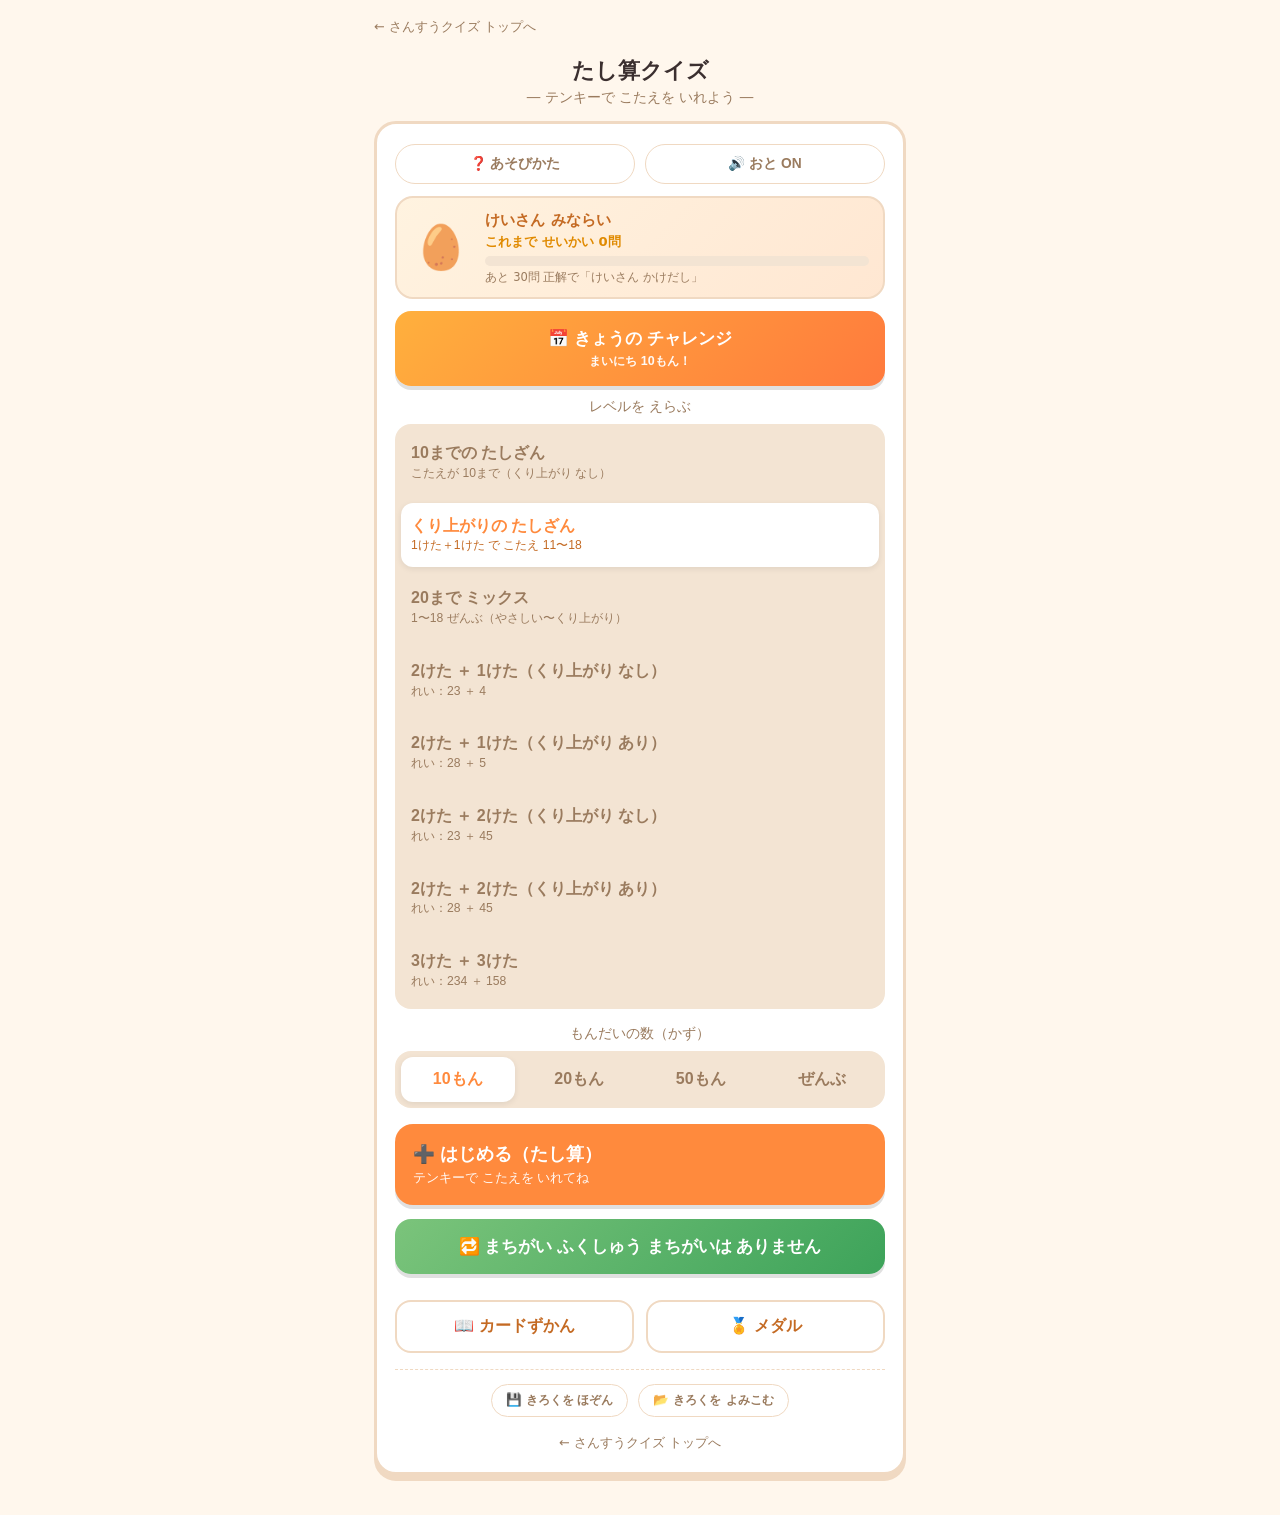
<file: tashizan/index.html>
<!DOCTYPE html>
<html lang="ja">
<head>
<meta charset="UTF-8">
<meta name="viewport" content="width=device-width, initial-scale=1.0, viewport-fit=cover">
<title>たし算クイズ</title>
<meta name="description" content="たし算を テンキーで こたえるクイズ。10まで／くり上がり／20まで／2けた・3けたの たし算まで。図鑑・称号・メダルで たのしく れんしゅう。">
<meta name="theme-color" content="#ff8a3d">
<!-- 自動アップデート：サーバーの最新版を見て、古ければ 1回だけ 取り直す（キャッシュ対策） -->
<script>
(function(){
  var BUILD='202606270600';
  try{
    fetch('../shared/build.txt?_='+Date.now(),{cache:'no-store'})
      .then(function(r){return r.ok?r.text():null;})
      .then(function(t){
        if(!t)return; var latest=t.trim();
        if(latest && latest!==BUILD && sessionStorage.getItem('sansuReloaded')!==latest){
          sessionStorage.setItem('sansuReloaded',latest);
          var u=new URL(location.href); u.searchParams.set('_v',latest); location.replace(u.toString());
        }
      }).catch(function(){});
  }catch(e){}
})();
</script>
<!-- 共有スタイル（さんすうクイズ共通の見た目） -->
<link rel="stylesheet" href="../shared/sansu-ui.css?v=202606270600">
<style>
  /* たし算アプリ固有の追加分だけ */
  #lsel{display:grid; grid-template-columns:1fr; gap:8px;}
  #lsel button{padding:13px 10px; font-size:1rem; text-align:left; line-height:1.3;}
  #lsel button small{display:block; font-size:.76rem; font-weight:400; color:#9a7b5e; margin-top:2px;}
  #lsel button.active small{color:#c46a23;}
  .lvl-group{font-size:.74rem; font-weight:800; color:#b08968; letter-spacing:.04em;
             padding:8px 4px 1px;}
  .lvl-group:first-child{padding-top:1px;}
  .start{margin-top:18px; width:100%; border:none; border-radius:16px; padding:16px;
         font-size:1.15rem; font-weight:700; color:#fff; background:var(--accent);
         cursor:pointer; box-shadow:0 4px 0 rgba(0,0,0,.12);}
  .start:active{transform:translateY(2px); box-shadow:0 2px 0 rgba(0,0,0,.12);}
  .help-list{font-size:.92rem; line-height:1.9; color:#5a4a3a; padding-left:1.2em; margin:6px 0;}
  .help-list b{color:var(--accent);}
</style>
</head>
<body>
<div class="wrap">
  <a class="toplink" href="../index.html">← さんすうクイズ トップへ</a>
  <h1>たし算クイズ</h1>
  <div class="sub">― テンキーで こたえを いれよう ―</div>

  <!-- ホーム -->
  <div id="home" class="card">
    <div class="topRow">
      <button class="topBtn" id="openHelp" type="button">❓ あそびかた</button>
      <button class="topBtn" id="soundToggle" type="button">🔊 おと ON</button>
    </div>
    <div class="buddy" id="buddy">
      <div class="bi" id="buddyIcon">🥚</div>
      <div class="bb">
        <div class="bn" id="buddyName">けいさん みならい</div>
        <div class="bc" id="buddyCoin">これまで せいかい 0問</div>
        <div class="bbar"><i id="buddyBar"></i></div>
        <div class="bnext" id="buddyNext"></div>
      </div>
    </div>
    <button class="dailyBtn" id="openDaily" type="button">📅 きょうの チャレンジ<span id="dailyInfo"></span></button>
    <div class="gradeSel">
      <div class="gradeLabel">レベルを えらぶ</div>
      <div class="seg" id="lsel"></div>
    </div>
    <div class="gradeSel">
      <div class="gradeLabel">もんだいの数（かず）</div>
      <div class="seg" id="countSeg"><!-- 共通モジュール SansuCore.renderCountSeg で描画 --></div>
    </div>
    <div class="modes">
      <button class="mode-btn m1" id="startBtn">
        ➕ はじめる（たし算）
        <small>テンキーで こたえを いれてね</small>
      </button>
    </div>
    <button class="dailyBtn" id="openReview" type="button" style="background:linear-gradient(135deg,#7bc47b,#3da35a);margin-top:14px;">🔁 まちがい ふくしゅう<span id="reviewInfo"></span></button>
    <div class="collbar">
      <button id="openDex" type="button">📖 カードずかん</button>
      <button id="openMedals" type="button">🏅 メダル</button>
    </div>
    <div class="saveBar">
      <button id="exportSave" type="button">💾 きろくを ほぞん</button>
      <label class="impBtn" for="importFile">📂 きろくを よみこむ</label>
      <input id="importFile" type="file" accept="application/json,.json" hidden>
    </div>
    <a class="applink" href="../index.html">← さんすうクイズ トップへ</a>
  </div>

  <!-- あそびかた -->
  <div id="help" class="card" style="display:none;">
    <button class="backBtn" id="helpBack">← もどる</button>
    <h2 style="margin-top:4px;">あそびかた</h2>
    <ul class="help-list">
      <li>大きな <b>たし算</b>が 出るよ。（れい：7 ＋ 8 ＝ □）</li>
      <li><b>レベル</b>は えらべるよ：10まで／くり上がり／20まで／<b>2けた</b>＋1けた・2けた／<b>3けた</b>＋3けた。</li>
      <li><b>テンキー</b>で こたえの 数字を いれて、<b>「こたえる」</b>を おそう。けた数は レベルに あわせて ふえるよ。</li>
      <li>2けた いじょうの レベルでは、下に <b>けいさんメモ</b>が 出るよ。ゆびや ペンで <b>ひっ算</b>を かいて かんがえよう（「けす」で きえる）。</li>
      <li>まちがえたら、<b>10の かたまり</b>の ヒントが 出るよ。</li>
      <li>つづけて 正かいすると <b>🔥コンボ</b>！</li>
      <li>正かいした たし算は <b>カードずかん</b>に たまるよ（3回で ★）。</li>
      <li>ぜんぶ おわると <b>てんすう</b>と ⭐が 出るよ。</li>
      <li>まちがえた問題は、最後に「<b>まちがえた問題だけ もう一回</b>」で ふくしゅうできる。</li>
    </ul>
    <button class="again" id="helpStart" style="margin-top:8px;">とじる</button>
  </div>

  <!-- 出題 -->
  <div id="quiz" class="card" style="display:none;">
    <button class="navBtn" id="prev">← 前へ</button>
    <button class="homeBtn" id="quizHome">🏠 HOME</button>
    <div class="bar"><i id="prog"></i></div>
    <div class="meta"><span id="count"></span><span id="combo"></span><span id="score"></span></div>
    <span class="tag" id="tag"></span>
    <div class="eq" id="eq"></div>
    <div class="keypad" id="keypad">
      <button type="button" data-d="1">1</button>
      <button type="button" data-d="2">2</button>
      <button type="button" data-d="3">3</button>
      <button type="button" data-d="4">4</button>
      <button type="button" data-d="5">5</button>
      <button type="button" data-d="6">6</button>
      <button type="button" data-d="7">7</button>
      <button type="button" data-d="8">8</button>
      <button type="button" data-d="9">9</button>
      <button type="button" class="k-clear" id="kClear">けす</button>
      <button type="button" data-d="0">0</button>
      <button type="button" class="k-enter" id="kEnter">こたえる</button>
    </div>
    <div class="memo" id="memo" style="display:none;">
      <div class="memo-head">
        <span class="ml">✏️ けいさんメモ（ゆびや ペンで かいてね）</span>
        <button type="button" class="mclear" id="memoClear">けす</button>
      </div>
      <canvas id="memoCanvas"></canvas>
    </div>
    <div class="feedback" id="feedback">
      <div class="fb-head" id="fbHead"></div>
      <div class="fb-line" id="fbBody"></div>
      <div class="fb-hint" id="fbHint" style="display:none;"></div>
      <button class="next" id="next">つぎへ →</button>
    </div>
  </div>

  <!-- 結果 -->
  <div id="result" class="card result" style="display:none;">
    <div class="stars" id="stars"></div>
    <div class="score" id="finalScore"></div>
    <div class="comboBest" id="comboBest"></div>
    <div id="comment" style="margin-bottom:12px;"></div>
    <div class="earned" id="earned" style="display:none;"></div>
    <div class="review" id="review"></div>
    <button class="again retryWrong" id="retryWrong" style="display:none;">まちがえた問題だけ もう一回</button>
    <button class="again" id="retry">もう一回</button>
    <button class="again home" id="back">さいしょの画面</button>
  </div>

  <!-- カードずかん -->
  <div id="dex" class="card" style="display:none;">
    <button class="backBtn" id="dexBack">← もどる</button>
    <div class="collHead"><h2>📖 カードずかん</h2><span class="cnt" id="dexCnt"></span></div>
    <div style="font-size:.8rem;color:#9a7b5e;margin-bottom:10px;">たし算に 正かいすると カードが ふえるよ。3かい 正かいで ★マスター！</div>
    <div class="dexGrid" id="dexGrid"></div>
  </div>

  <!-- メダル -->
  <div id="medals" class="card" style="display:none;">
    <button class="backBtn" id="medalsBack">← もどる</button>
    <div class="collHead"><h2>🏅 メダル</h2><span class="cnt" id="medalsCnt"></span></div>
    <div class="medalList" id="medalList"></div>
  </div>

</div>

<!-- 共有 進捗エンジン（図鑑・称号・メダル＝算数クイズ全アプリ合算） -->
<script src="../shared/sansu-core.js?v=202606270600"></script>
<script>
const $ = id => document.getElementById(id);

/* ===== レベル（学年セレクタの 算数版） ===== */
const ri = (lo,hi)=> lo + Math.floor(Math.random()*(hi-lo+1));
// 2けた＋1けた の生成（くり上がり あり/なし を きっちり 出しわける）
function genD2p1(carry){
  return ()=>{
    const t = ri(1,9);                                   // 十のくらい
    if(carry){ const o = ri(1,9), b = ri(10-o,9); return [t*10+o, b]; }   // 一のくらいで くり上がる
    else     { const o = ri(0,8), b = ri(1,9-o);  return [t*10+o, b]; }   // 一のくらいは くり上がらない
  };
}
// 2けた＋2けた の生成（くり上がり あり/なし を きっちり 出しわける）
function genD2p2(carry){
  return ()=>{
    if(carry){
      const oa = ri(1,9), ob = ri(10-oa,9);              // 一のくらいで くり上がる
      const ta = ri(1,9), tb = ri(1,9);                  // 十のくらいは じゆう
      return [ta*10+oa, tb*10+ob];
    } else {
      const oa = ri(0,9), ob = ri(0,9-oa);               // 一のくらい くり上がらない
      const ta = ri(1,8), tb = ri(1,9-ta);               // 十のくらい くり上がらない（こたえは2けた）
      return [ta*10+oa, tb*10+ob];
    }
  };
}
// レベルのはしご：くり上がりの あり/なし で 刻んで なだらかに。group＝学年見出し。
// 単一けた（test を持つ）は 図鑑カードに たまる。多けた（gen を持つ）は ランダム生成。
const LEVELS = [
  { v:'add10',  group:'1年生', label:'10までの たしざん',          desc:'こたえが 10まで（くり上がり なし）', maxDigits:2, test:(a,b)=> (a+b)<=10 },
  { v:'carry1', group:'1年生', label:'くり上がりの たしざん',       desc:'1けた＋1けた で こたえ 11〜18',     maxDigits:2, test:(a,b)=> (a+b)>=11 },
  { v:'mix20',  group:'1年生', label:'20まで ミックス',             desc:'1〜18 ぜんぶ（やさしい〜くり上がり）', maxDigits:2, test:(a,b)=> true },
  { v:'d2p1n',  group:'2年生', label:'2けた ＋ 1けた（くり上がり なし）', desc:'れい：23 ＋ 4',  maxDigits:2, gen:genD2p1(false) },
  { v:'d2p1c',  group:'2年生', label:'2けた ＋ 1けた（くり上がり あり）', desc:'れい：28 ＋ 5',  maxDigits:3, gen:genD2p1(true) },
  { v:'d2p2n',  group:'2年生', label:'2けた ＋ 2けた（くり上がり なし）', desc:'れい：23 ＋ 45', maxDigits:2, gen:genD2p2(false) },
  { v:'d2p2c',  group:'2年生', label:'2けた ＋ 2けた（くり上がり あり）', desc:'れい：28 ＋ 45', maxDigits:3, gen:genD2p2(true) },
  { v:'d3p3',   group:'3年生（はってん）', label:'3けた ＋ 3けた',  desc:'れい：234 ＋ 158',  maxDigits:4, gen:()=> [ri(100,999), ri(100,999)] },
];
function levelDef(v){ return LEVELS.find(l => l.v===v) || LEVELS[1]; }
// 単一けたレベルの たし算ペア（a<=b の組）。多けたレベルは gen() を使う。
function pairsForLevel(v){
  const def = levelDef(v), out = [];
  if(!def.test) return out;
  for(let a=1;a<=9;a++) for(let b=a;b<=9;b++){ if(def.test(a,b)) out.push([a,b]); }
  return out;
}

/* ===== 状態 ===== */
let level = 'carry1';     // 初期レベル＝くり上がり（1年生）
// トップから ?lv=… で レベルを 指定できる
const _lv = new URLSearchParams(location.search).get('lv');
if(_lv && LEVELS.some(l => l.v === _lv)) level = _lv;
let count = 10;           // 問題数（'all'＝ぜんぶ）
let deck = [], answers = [], idx = 0;
let typed = '';           // テンキーで 入力ちゅうの 数字
let combo = 0, sessionMaxCombo = 0;
let wrongQs = [];
let isDaily = false;

// 共有 store に たし算用の領域（復習・デイリー）を用意（他アプリのフィールドは保持）
const store = SansuCore.store;
store.tashizanWrong = store.tashizanWrong || {};                          // { 'a+b': true } まちがえた問題
store.tashizanDaily = store.tashizanDaily || { streak:0, bestStreak:0, lastDay:null };
// メダルの「連続日数」は store.daily.bestStreak を見るので、たし算のデイリーをそこにも反映
store.daily = store.daily || { bestStreak:0 };

/* ===== 出題の組み立て ===== */
function shuffle(a){ a=a.slice(); for(let i=a.length-1;i>0;i--){ const j=Math.floor(Math.random()*(i+1)); [a[i],a[j]]=[a[j],a[i]]; } return a; }
// 1ペアから 問題オブジェクト（出す順は a,b をランダムに入れかえ＝7+8 / 8+7 両方出る）
function makeQuestion([a,b], lv){
  const flip = Math.random() < 0.5;
  const x = flip ? b : a, y = flip ? a : b;
  return { a:x, b:y, key:SansuCore.factKey(a,b), answer:a+b, level: lv || level };
}
// 日付シードの決定的シャッフル（同じ日は 何回でも 同じ10問）
function todayIndex(){ const d=new Date(); return Math.floor((d.getTime() - d.getTimezoneOffset()*60000)/86400000); }
function mulberry32(a){ return function(){ a|=0; a=a+0x6D2B79F5|0; let t=Math.imul(a^a>>>15,1|a); t=t+Math.imul(t^t>>>7,61|t)^t; return ((t^t>>>14)>>>0)/4294967296; }; }
function seededShuffle(arr, seed){ const r=mulberry32(seed), a=arr.slice(); for(let i=a.length-1;i>0;i--){ const j=Math.floor(r()*(i+1)); [a[i],a[j]]=[a[j],a[i]]; } return a; }

// 10の かたまり ヒント（くり上がり用）
function makeTenHint(a,b){
  const big=Math.max(a,b), small=Math.min(a,b);
  if(big>=10 || (a+b)<11) return '';
  const need=10-big, rem=small-need;
  if(need<=0 || rem<0) return '';
  return `10の かたまりで かんがえよう：<b>${big}</b>に <b>${need}</b>を たして 10、のこり <b>${rem}</b>で <b>${a+b}</b>！`;
}

/* ===== 音（Web Audio：ファイル不要・オフラインでも鳴る） ===== */
let soundOn = (localStorage.getItem('tashizanSoundOff') !== '1');
let audioCtx = null;
function getCtx(){
  if(!audioCtx){ try{ audioCtx = new (window.AudioContext||window.webkitAudioContext)(); }catch(e){ audioCtx=null; } }
  if(audioCtx && audioCtx.state==='suspended'){ try{ audioCtx.resume(); }catch(e){} }
  return audioCtx;
}
function tone(freq, startAt, dur, type='sine', vol=0.2){
  const ctx = getCtx(); if(!ctx) return;
  const t0 = ctx.currentTime + startAt;
  const osc = ctx.createOscillator(), g = ctx.createGain();
  osc.type=type; osc.frequency.value=freq;
  g.gain.setValueAtTime(0.0001, t0);
  g.gain.linearRampToValueAtTime(vol, t0+0.012);
  g.gain.exponentialRampToValueAtTime(0.0001, t0+dur);
  osc.connect(g).connect(ctx.destination);
  osc.start(t0); osc.stop(t0+dur+0.03);
}
function playSound(name){
  if(!soundOn) return; const ctx=getCtx(); if(!ctx) return;
  if(name==='correct'){
    tone(1318,0,0.55,'sine',0.26); tone(2637,0,0.30,'sine',0.08);
    tone(1047,0.18,0.70,'sine',0.26); tone(2093,0.18,0.35,'sine',0.08);
  } else if(name==='wrong'){
    tone(233,0,0.20,'sawtooth',0.11); tone(220,0,0.20,'sawtooth',0.11);
    tone(220,0.26,0.55,'sawtooth',0.11); tone(207,0.26,0.55,'sawtooth',0.11);
  }
}
function refreshSoundBtn(){ $('soundToggle').textContent = soundOn ? '🔊 おと ON' : '🔇 おと OFF'; }

/* ===== けいさんメモ（手書きの余白）：ゆび・ペン・マウスで かける ===== */
const memoCv = $('memoCanvas'), memoCtx = memoCv.getContext('2d');
let memoDrawing = false, memoDpr = 1;
function memoResize(){                                 // 表示中サイズに合わせて 解像度を そろえる（中身は消える）
  const r = memoCv.getBoundingClientRect();
  if(r.width === 0) return;                            // 非表示のときは なにもしない
  memoDpr = window.devicePixelRatio || 1;
  memoCv.width = Math.round(r.width * memoDpr);
  memoCv.height = Math.round(r.height * memoDpr);
  memoCtx.setTransform(memoDpr, 0, 0, memoDpr, 0, 0);
  memoCtx.lineCap = 'round'; memoCtx.lineJoin = 'round';
  memoCtx.lineWidth = 3; memoCtx.strokeStyle = '#4a3526';
}
function memoClear(){
  memoCtx.save(); memoCtx.setTransform(1,0,0,1,0,0);
  memoCtx.clearRect(0,0,memoCv.width,memoCv.height); memoCtx.restore();
}
function memoPos(e){ const r = memoCv.getBoundingClientRect(); return [e.clientX - r.left, e.clientY - r.top]; }
memoCv.addEventListener('pointerdown', e=>{ memoDrawing = true; try{ memoCv.setPointerCapture(e.pointerId); }catch(_){}
  const [x,y] = memoPos(e); memoCtx.beginPath(); memoCtx.moveTo(x,y); memoCtx.lineTo(x+0.1,y+0.1); memoCtx.stroke(); e.preventDefault(); });
memoCv.addEventListener('pointermove', e=>{ if(!memoDrawing) return; const [x,y] = memoPos(e); memoCtx.lineTo(x,y); memoCtx.stroke(); e.preventDefault(); });
memoCv.addEventListener('pointerup',   ()=> memoDrawing = false);
memoCv.addEventListener('pointercancel',()=> memoDrawing = false);
memoCv.addEventListener('pointerleave',()=> memoDrawing = false);
// 多けた（1年生以外＝test を持たない）レベルだけ メモを出す。問題ごとに まっさらに。
function setupMemo(lv){
  const show = !levelDef(lv).test;
  $('memo').style.display = show ? 'block' : 'none';
  if(show){ memoResize(); memoClear(); }
}

/* ===== 画面きりかえ ===== */
function showOnly(id){ for(const s of ['home','help','quiz','result','dex','medals']) $(s).style.display = (s===id)?'block':'none'; }

/* ===== 育成系（共有 SansuCore：図鑑・称号・メダル） ===== */
function refreshBuddy(){
  SansuCore.renderBuddy({ icon:$('buddyIcon'), name:$('buddyName'), coin:$('buddyCoin'), bar:$('buddyBar'), next:$('buddyNext') });
}
function refreshHome(){
  refreshBuddy();
  const dy = store.tashizanDaily, ti = todayIndex();
  let info = '';
  if((dy.streak||0)>0 && (dy.lastDay===ti || dy.lastDay===ti-1)) info += `🔥${dy.streak}日れんぞく　`;
  info += (dy.lastDay===ti) ? 'きょうは クリア✓' : 'まいにち 10もん！';
  $('dailyInfo').textContent = ' ' + info;
  const rc = reviewPairs().length;
  $('reviewInfo').textContent = rc ? ` のこり ${rc}問` : ' まちがいは ありません';
}
function goHome(){ refreshHome(); showOnly('home'); }
function openDex(){ $('dexCnt').textContent = SansuCore.dexHead(); $('dexGrid').innerHTML = SansuCore.dexGridHTML(); showOnly('dex'); }
function openMedals(){ $('medalsCnt').textContent = SansuCore.medalsHead(); $('medalList').innerHTML = SansuCore.medalsGridHTML(); showOnly('medals'); }

/* ===== ホーム：レベルセレクタ ===== */
function renderLevelSel(){
  // 学年は トップで えらぶので、ここでは レベル一覧だけ（学年見出しは出さない）
  const seg = $('lsel'); seg.innerHTML = '';
  for(const l of LEVELS){
    const b = document.createElement('button');
    b.innerHTML = l.label + '<small>' + l.desc + '</small>';
    if(l.v === level) b.classList.add('active');
    b.onclick = ()=>{ level = l.v; renderLevelSel(); };
    seg.appendChild(b);
  }
}
// 問題数セレクタ（共通モジュール）
SansuCore.renderCountSeg($('countSeg'), '10', v => { count = (v==='all') ? 'all' : +v; });

/* ===== 出題ループ ===== */
function start(){
  const def = levelDef(level);
  const limit = (count==='all')
    ? (def.test ? pairsForLevel(level).length : 30)   // 多けたの「ぜんぶ」は 30問
    : count;
  let picked;
  if(def.test){
    let pool = shuffle(pairsForLevel(level));
    picked = pool.slice(0, limit);
    // 足りない分は くりかえして うめる（出す順はランダムなので 単調になりにくい）
    while(picked.length < limit && pool.length){ picked = picked.concat(shuffle(pool)); }
    picked = picked.slice(0, limit);
  } else {
    picked = []; let last = '';
    while(picked.length < limit){
      const p = def.gen(), k = p[0]+'_'+p[1];
      if(k===last) continue;                          // すぐ同じ式は さける
      last = k; picked.push(p);
    }
  }
  startWithDeck(picked.map(p => makeQuestion(p)));
}
function startDaily(){
  const pool = pairsForLevel('mix20');                // デイリーは ミックスから（毎日同じ10問）
  const deckP = seededShuffle(pool, todayIndex()).slice(0, 10);
  startWithDeck(deckP.map(p => makeQuestion(p, 'mix20')), true);
}
function updateDailyStreak(){
  const dy = store.tashizanDaily, ti = todayIndex();
  if(dy.lastDay !== ti){
    dy.streak = (dy.lastDay === ti-1) ? (dy.streak||0)+1 : 1;
    dy.lastDay = ti;
    dy.bestStreak = Math.max(dy.bestStreak||0, dy.streak);
    store.daily.bestStreak = Math.max(store.daily.bestStreak||0, dy.bestStreak);   // メダル判定用
    SansuCore.noteDaily();
    SansuCore.save();
  }
}
// まちがい ふくしゅう
const reviewPairs = ()=> Object.keys(store.tashizanWrong).map(k => k.split('+').map(Number));
function startReview(){
  let pool = reviewPairs();
  if(pool.length === 0){ alert('ふくしゅうする問題は ありません。\nまちがえた問題が ここに たまります。'); return; }
  pool = shuffle(pool); if(pool.length>20) pool = pool.slice(0,20);
  startWithDeck(pool.map(p => makeQuestion(p)));
}
function startWithDeck(qs, daily){
  isDaily = !!daily;
  deck = qs; answers = new Array(deck.length); idx = 0;
  typed = ''; combo = 0; sessionMaxCombo = 0;
  showOnly('quiz'); renderQ();
}

/* ===== 1問の描画 ===== */
function eqHTML(q, state){
  let ansHTML;
  const ans = answers[idx];
  if(ans){
    const cls = ans.correct ? 'ok' : 'ng';
    ansHTML = `<span class="ans ${cls}">${ans.typed}</span>`;
  } else if(typed){
    ansHTML = `<span class="ans">${typed}</span>`;
  } else {
    ansHTML = `<span class="ans empty">？</span>`;
  }
  return `${q.a} <span class="op">＋</span> ${q.b} <span class="op">＝</span> ${ansHTML}`;
}
function renderQ(){
  const q = deck[idx];
  typed = '';
  $('prog').style.width = (idx/deck.length*100)+'%';
  $('count').textContent = `問題 ${idx+1} / ${deck.length}`;
  $('combo').textContent = combo>=2 ? `🔥 ${combo}` : '';
  $('score').textContent = `正かい ${scoreCount()}`;
  $('tag').textContent = levelDef(q.level).label;
  $('prev').style.visibility = idx>0 ? 'visible' : 'hidden';
  $('eq').classList.toggle('eq-sm', q.a>=100 || q.b>=100);   // 3けたは 式を 小さく
  $('eq').innerHTML = eqHTML(q);
  setupMemo(q.level);                                        // 多けたレベルで 手書きメモを 出す
  const answered = !!answers[idx];
  setKeypadDisabled(answered);
  if(answered) showFeedback(answers[idx].correct);
  else $('feedback').classList.remove('show','good','bad');
}
function setKeypadDisabled(disabled){
  $('keypad').querySelectorAll('button').forEach(b => b.disabled = disabled);
  if(!disabled) $('kEnter').disabled = (typed==='');
}

/* ===== テンキー入力 ===== */
function pressDigit(d){
  if(answers[idx]) return;
  if(typed.length >= levelDef(deck[idx].level).maxDigits) return;   // レベルごとの けた数まで
  if(typed==='' && d==='0') return;              // 先頭の 0 は むし
  typed += d;
  $('eq').innerHTML = eqHTML(deck[idx]);
  $('kEnter').disabled = (typed==='');
}
function pressClear(){
  if(answers[idx]) return;
  typed = '';
  $('eq').innerHTML = eqHTML(deck[idx]);
  $('kEnter').disabled = true;
}
function pressEnter(){
  if(answers[idx] || typed==='') return;
  submit(parseInt(typed,10));
}
function submit(val){
  const q = deck[idx];
  const ok = (val === q.answer);
  answers[idx] = { typed: val, correct: ok };
  if(ok){
    combo++; sessionMaxCombo = Math.max(sessionMaxCombo, combo);
    if(store.tashizanWrong[q.key]){ delete store.tashizanWrong[q.key]; SansuCore.noteComeback(); }  // 復習で克服
    SansuCore.recordFact(q.a, q.b); SansuCore.bumpCorrect(); SansuCore.bumpApp('tashizan'); SansuCore.noteCombo(combo); SansuCore.save();
  } else {
    combo = 0;
    store.tashizanWrong[q.key] = true; SansuCore.save();
  }
  $('combo').textContent = combo>=2 ? `🔥 ${combo}` : '';
  $('score').textContent = `正かい ${scoreCount()}`;
  $('eq').innerHTML = eqHTML(q);
  setKeypadDisabled(true);
  playSound(ok ? 'correct' : 'wrong');
  showFeedback(ok);
}

function showFeedback(ok){
  const q = deck[idx];
  const fb = $('feedback');
  fb.classList.add('show'); fb.classList.toggle('good', ok); fb.classList.toggle('bad', !ok);
  $('fbHead').textContent = ok ? '⭕ せいかい！' : '❌ おしい！　こたえは ' + q.answer;
  $('fbBody').innerHTML = `<b style="color:var(--accent2);font-size:1.2rem;">${q.a} ＋ ${q.b} ＝ ${q.answer}</b>`;
  const hint = makeTenHint(q.a, q.b);
  const hintEl = $('fbHint');
  if(!ok && hint){ hintEl.style.display='block'; hintEl.innerHTML = hint; }
  else { hintEl.style.display='none'; }
  $('next').textContent = (idx >= deck.length-1) ? 'けっかを見る →' : 'つぎへ →';
}

const scoreCount = ()=> answers.filter(a => a && a.correct).length;

function next(){
  if(!answers[idx]) return;
  if(idx >= deck.length-1) return showResult();
  idx++; renderQ();
}
function prev(){ if(idx>0){ idx--; renderQ(); } }

function showResult(){
  showOnly('result');
  $('prog').style.width = '100%';
  const total = deck.length, correct = scoreCount();
  $('finalScore').textContent = `${correct} / ${total} もん せいかい`;
  const rate = correct/total;
  const nStar = rate===1?3 : rate>=0.7?2 : rate>=0.4?1 : 0;
  $('stars').textContent = '⭐'.repeat(nStar) + '☆'.repeat(3-nStar);
  $('comment').textContent =
    rate===1 ? 'ぜんもん せいかい！すごい！' :
    rate>=0.7 ? 'よくできました！' :
    rate>=0.4 ? 'もう少し！もう一回やってみよう' :
    'だいじょうぶ、くりかえせば できるよ！';
  $('comboBest').textContent = sessionMaxCombo>=2 ? `さい高コンボ：🔥 ${sessionMaxCombo}れんぞく` : '';

  SansuCore.notePlay();
  if(rate===1) SansuCore.notePerfect();
  SansuCore.noteCombo(sessionMaxCombo);
  if(isDaily) updateDailyStreak();
  SansuCore.save();
  const tcAfter = SansuCore.store.totalCorrect||0, tcBefore = tcAfter - correct;
  const rankUp = SansuCore.rankStage(tcAfter) > SansuCore.rankStage(tcBefore);
  const newly = SansuCore.checkMedals();
  const em = $('earned');
  const newRank = SansuCore.STAGES[SansuCore.rankStage(tcAfter)];
  const evo = rankUp ? `✨ 称号アップ！ ${newRank.icon}「${newRank.title}」に なった！　` : '';
  if(evo || newly.length){
    em.style.display = 'block';
    em.innerHTML = evo + (newly.length ? '🏅 あたらしいメダル：' + newly.map(m=>`${m.icon}${m.name}`).join('　') : '');
  } else { em.style.display = 'none'; }

  // まちがえた問題の振り返り
  const wrong = deck.filter((q,i)=> answers[i] && !answers[i].correct);
  wrongQs = wrong.map(q => [Math.min(q.a,q.b), Math.max(q.a,q.b)]);
  const rv = $('review');
  if(wrong.length){
    rv.style.display = 'block';
    rv.innerHTML = `<div class="rv-h">まちがえた問題（${wrong.length}）</div>` +
      wrong.map(q => `<div class="rv-i"><b>${q.a} ＋ ${q.b}</b> ＝ <b>${q.answer}</b></div>`).join('');
    $('retryWrong').style.display = 'inline-block';
  } else {
    rv.style.display = 'none';
    $('retryWrong').style.display = 'none';
  }
}

/* ===== 物理キーボード（PCでも あそべる） ===== */
document.addEventListener('keydown', e => {
  if($('quiz').style.display !== 'block') return;
  if(e.key >= '0' && e.key <= '9'){ pressDigit(e.key); e.preventDefault(); }
  else if(e.key === 'Backspace'){ pressClear(); e.preventDefault(); }
  else if(e.key === 'Enter'){
    if(answers[idx]) next(); else pressEnter();
    e.preventDefault();
  }
});

/* ===== 初期化・イベント ===== */
$('keypad').querySelectorAll('button[data-d]').forEach(b => b.onclick = ()=> pressDigit(b.dataset.d));
$('kClear').onclick = pressClear;
$('kEnter').onclick = pressEnter;
$('memoClear').onclick = memoClear;
window.addEventListener('resize', ()=>{ if($('memo').style.display==='block') memoResize(); });
$('startBtn').onclick = start;
$('next').onclick = next;
$('prev').onclick = prev;
$('quizHome').onclick = goHome;
$('retry').onclick = start;
$('retryWrong').onclick = ()=> startWithDeck(wrongQs.map(p => makeQuestion(p)));
$('back').onclick = goHome;
$('openHelp').onclick = ()=> showOnly('help');
$('helpBack').onclick = goHome;
$('helpStart').onclick = goHome;
$('openDex').onclick = openDex;
$('openMedals').onclick = openMedals;
$('dexBack').onclick = goHome;
$('medalsBack').onclick = goHome;
$('openDaily').onclick = startDaily;
$('openReview').onclick = startReview;
$('exportSave').onclick = ()=> SansuCore.exportSave('さんすうクイズ-きろく.json');
$('importFile').onchange = (e)=>{ const f = e.target.files[0]; if(f) SansuCore.importSave(f); e.target.value=''; };
$('soundToggle').onclick = ()=>{
  soundOn = !soundOn;
  localStorage.setItem('tashizanSoundOff', soundOn ? '0' : '1');
  refreshSoundBtn();
  if(soundOn) playSound('correct');
};
renderLevelSel();
refreshSoundBtn();
refreshHome();
</script>
</body>
</html>
</file>
<file: shared/sansu-ui.css>
/* =========================================================================
   共有スタイル（デザイントークン＋UI部品）— 全アプリ共通
   かん字クイズ／送りがな練習 など、見た目とUXをそろえるための単一スタイル。
   ここを直すと参照する全アプリに反映される。各アプリ固有の追加分は各HTML側へ。
   ========================================================================= */
  :root{
    --bg:#fff7ed; --card:#ffffff; --ink:#3b2f2f; --accent:#ff8a3d;
    --accent2:#4c7dff; --ok:#2bb673; --ng:#ef5350; --line:#f0d9c2;
  }
  *{box-sizing:border-box;-webkit-tap-highlight-color:transparent;}
  body{
    margin:0; font-family:"Hiragino Maru Gothic ProN","ヒラギノ丸ゴ ProN",
      "Hiragino Sans","Yu Gothic",system-ui,sans-serif;
    background:var(--bg); color:var(--ink);
    min-height:100vh; min-height:100dvh; display:flex; flex-direction:column; align-items:center;
  }
  .wrap{width:100%; max-width:560px; padding:16px 14px 40px;}
  h1{font-size:1.35rem; text-align:center; margin:14px 0 4px;}
  .sub{text-align:center; font-size:.85rem; color:#9a7b5e; margin-bottom:14px;}
  .card{
    background:var(--card); border:3px solid var(--line); border-radius:22px;
    padding:20px 18px; box-shadow:0 6px 0 #f0d9c2;
  }
  /* grade select */
  .gradeSel{margin-bottom:16px;}
  .gradeLabel{font-size:.85rem; color:#9a7b5e; text-align:center; margin-bottom:8px;}
  .seg{display:flex; gap:8px; background:#f3e4d3; padding:6px; border-radius:16px;}
  .seg button{
    flex:1; border:none; background:transparent; padding:12px 0; border-radius:12px;
    font-size:1rem; font-weight:700; color:#9a7b5e; cursor:pointer;
  }
  /* 学年は1〜6＋ぜんぶで数が多いので 4列グリッドで折り返す */
  #seg{display:grid; grid-template-columns:repeat(4,1fr); gap:8px;}
  #seg button{padding:11px 0; font-size:.95rem;}
  .seg button.active{background:#fff; color:var(--accent); box-shadow:0 2px 6px rgba(0,0,0,.08);}
  .seg button.locked{opacity:.5;}

  /* きろくの 書き出し／読み込み */
  .saveBar{display:flex; gap:10px; justify-content:center; margin-top:16px;
           padding-top:14px; border-top:1px dashed var(--line);}
  .saveBar button, .saveBar .impBtn{
    border:1px solid var(--line); background:#fff; color:#9a7b5e; border-radius:99px;
    padding:7px 14px; font-size:.78rem; font-weight:700; cursor:pointer;
  }
  .saveBar button:active{transform:translateY(1px);}

  /* mode select */
  .modes{display:flex; flex-direction:column; gap:12px;}
  .mode-btn{
    border:none; border-radius:18px; padding:18px; font-size:1.1rem; font-weight:700;
    color:#fff; cursor:pointer; box-shadow:0 4px 0 rgba(0,0,0,.12); text-align:left;
  }
  .mode-btn small{display:block; font-weight:400; font-size:.8rem; opacity:.95; margin-top:4px;}
  .m1{background:var(--accent);} .m2{background:var(--accent2);} .m3{background:#e08e3c;} .m4{background:#9b59b6;}
  .mode-btn:active{transform:translateY(2px); box-shadow:0 2px 0 rgba(0,0,0,.12);}
  /* 読みクイズ：大きな漢字 */
  .yomi-q{font-size:.95rem; color:#9a7b5e; margin-bottom:6px;}
  .bigkanji{font-size:4.2rem; font-weight:800; text-align:center; line-height:1.2; margin:6px 0 2px; color:#5a3e28;}

  /* quiz */
  .homeBtn{
    float:right; border:2px solid var(--line); background:#fff; color:#c46a23;
    border-radius:99px; padding:6px 14px; font-size:.8rem; font-weight:700;
    cursor:pointer; margin:-4px -2px 8px 0;
  }
  .homeBtn:active{transform:translateY(1px);}
  .navBtn{
    float:left; border:2px solid var(--line); background:#fff; color:#c46a23;
    border-radius:99px; padding:6px 14px; font-size:.8rem; font-weight:700;
    cursor:pointer; margin:-4px 0 8px -2px;
  }
  .navBtn:active{transform:translateY(1px);}
  .bar{height:12px; background:#f3e4d3; border-radius:99px; overflow:hidden; margin-bottom:6px; clear:both;}
  .bar > i{display:block; height:100%; background:var(--accent); width:0; transition:width .3s;}
  .meta{display:flex; justify-content:space-between; font-size:.8rem; color:#9a7b5e; margin-bottom:14px;}
  .tag{display:inline-block; font-size:.72rem; background:#fff1e3; color:#c46a23;
       padding:3px 10px; border-radius:99px; margin-bottom:10px;}
  .q{font-size:1.5rem; line-height:2; text-align:center; margin:6px 0 4px;}
  .q .blank{display:inline-block; min-width:1.6em; border-bottom:4px dotted var(--accent);
            color:transparent;}
  .read{text-align:center; color:#c46a23; font-size:1rem; margin-bottom:18px;}
  ruby rt{font-size:.55em; color:#b08968;}
  .choices{display:grid; grid-template-columns:1fr 1fr; gap:12px;}
  .choice{
    border:3px solid var(--line); background:#fff; border-radius:16px;
    padding:16px 8px; font-size:1.7rem; font-weight:700; cursor:pointer;
    transition:.1s; box-shadow:0 4px 0 #f0d9c2;
  }
  .choice:active{transform:translateY(2px); box-shadow:0 2px 0 #f0d9c2;}
  .choice.ok{background:#e6f8ef; border-color:var(--ok); color:var(--ok);}
  .choice.ng{background:#fdeceb; border-color:var(--ng); color:var(--ng);}
  .choice:disabled{cursor:default;}

  .feedback{margin-top:18px; padding:16px; border-radius:16px; display:none;}
  .feedback.show{display:block;}
  .feedback.good{background:#e6f8ef; border:2px solid var(--ok);}
  .feedback.bad{background:#fdeceb; border:2px solid var(--ng);}
  .fb-head{font-weight:700; font-size:1.1rem; margin-bottom:8px;}
  .fb-sentence{font-size:1.05rem; line-height:1.7; margin-bottom:8px;}
  .fb-sentence b{color:var(--accent); font-size:1.2rem;}
  .fb-line{font-size:.95rem; line-height:1.7;}
  .fb-line b{color:#c46a23;}
  .fb-kanji{margin-top:10px; padding-top:10px; border-top:1px dashed var(--line);
            font-size:.9rem; line-height:1.8; color:#6b5a4a;}
  .fb-kanji b{color:var(--ink); font-size:1.15rem;}
  .next{
    margin-top:14px; width:100%; border:none; border-radius:16px; padding:16px;
    font-size:1.1rem; font-weight:700; color:#fff; background:var(--accent2);
    cursor:pointer; box-shadow:0 4px 0 rgba(0,0,0,.12);
  }
  .next:active{transform:translateY(2px); box-shadow:0 2px 0 rgba(0,0,0,.12);}

  /* result */
  .result{text-align:center;}
  .score{font-size:3rem; font-weight:800; color:var(--accent); margin:10px 0;}
  .again{border:none; border-radius:16px; padding:16px 28px; font-size:1.05rem; font-weight:700;
         color:#fff; background:var(--accent); cursor:pointer; box-shadow:0 4px 0 rgba(0,0,0,.12); margin:6px;}
  .home{background:#9b59b6;}
  .stars{font-size:1.8rem; letter-spacing:4px;}

  /* 結果の振り返り */
  .review{display:none; text-align:left; margin:8px 0 16px; padding:14px;
          background:#fdf6ee; border:2px solid var(--line); border-radius:14px;}
  .rv-h{font-weight:700; color:#c46a23; margin-bottom:8px; text-align:center;}
  .rv-i{font-size:1rem; line-height:1.9; padding:4px 0; border-bottom:1px dashed var(--line);}
  .rv-i:last-child{border-bottom:none;}
  .rv-i b{color:var(--accent); font-size:1.15rem;}
  .retryWrong{background:var(--ng);}

  /* キーボード操作のフォーカス可視化 */
  :focus-visible{outline:3px solid var(--accent2); outline-offset:2px;}

  @media (prefers-reduced-motion: reduce){
    *{transition:none !important;}
  }

  /* コンボ */
  #combo{font-weight:800; color:#ff6a00; font-size:.85rem;}
  #combo.pop{animation:pop .45s;}
  @keyframes pop{0%{transform:scale(.5);opacity:0} 55%{transform:scale(1.35)} 100%{transform:scale(1)}}

  /* 紙ふぶき */
  .confetti{position:fixed; top:-30px; pointer-events:none; z-index:50; will-change:transform;}
  @keyframes fall{to{transform:translateY(110vh) rotate(360deg); opacity:.15;}}

  /* あそびかた */
  .helpBtn{
    width:100%; border:2px dashed var(--accent); background:#fff7ef; color:#c46a23;
    border-radius:14px; padding:11px; margin-bottom:12px;
    font-size:.92rem; font-weight:700; cursor:pointer;
  }
  .helpBtn:active{transform:translateY(1px);}
  .help h2{font-size:1.2rem; margin:2px 0 12px;}
  .help h3{font-size:1.02rem; color:var(--accent); margin:18px 0 6px;}
  .help p, .help li{font-size:.98rem; line-height:1.85;}
  .help ol, .help ul{margin:6px 0; padding-left:1.3em;}
  .help .tip{background:#fff7ef; border:2px solid var(--line); border-radius:12px;
             padding:10px 12px; margin:8px 0; font-size:.92rem; line-height:1.8;}
  .help .big{font-size:1.05rem; font-weight:700;}

  /* デイリーチャレンジ */
  .dailyBtn{
    width:100%; border:none; border-radius:16px; padding:16px; margin-bottom:12px;
    font-size:1.05rem; font-weight:800; color:#fff; cursor:pointer;
    background:linear-gradient(135deg,#ffb03d,#ff7a3d); box-shadow:0 4px 0 rgba(0,0,0,.12);
  }
  .dailyBtn:active{transform:translateY(2px); box-shadow:0 2px 0 rgba(0,0,0,.12);}
  #dailyInfo{display:block; font-size:.78rem; font-weight:600; opacity:.95; margin-top:3px;}

  /* コレクション入口 */
  .collbar{display:flex; gap:12px; margin-top:14px;}
  .collbar button{flex:1; border:2px solid var(--line); background:#fff; color:#c46a23;
    border-radius:16px; padding:14px 8px; font-size:1rem; font-weight:700; cursor:pointer;}
  .collbar button:active{transform:translateY(2px);}

  .backBtn{border:2px solid var(--line); background:#fff; color:#c46a23; border-radius:99px;
    padding:8px 16px; font-size:.9rem; font-weight:700; cursor:pointer; margin-bottom:12px;}
  .collHead{display:flex; justify-content:space-between; align-items:center; margin-bottom:12px;}
  .collHead h2{font-size:1.15rem; margin:0;}
  .collHead .cnt{font-size:.85rem; color:#9a7b5e; font-weight:700;}

  /* 図鑑 */
  .dexGrid{display:grid; grid-template-columns:repeat(auto-fill,minmax(82px,1fr)); gap:10px;}
  .dcard{border:2px solid var(--line); border-radius:12px; padding:8px 4px; text-align:center; background:#fff;}
  .dcard.locked{background:#f3e9df; color:#cbb9a6;}
  .dcard .k{font-size:1.8rem; font-weight:800; line-height:1.1;}
  .dcard .star{font-size:.85rem; color:#ffb300; line-height:1;}
  .dcard .info{font-size:.6rem; color:#8a7a6a; margin-top:3px; line-height:1.35;}
  .dcard.master{border-color:#ffb300; box-shadow:inset 0 0 0 2px #ffe9b0;}

  /* メダル */
  .medalList{display:grid; grid-template-columns:1fr 1fr; gap:12px;}
  .medal{border:2px solid var(--line); border-radius:14px; padding:12px 8px; text-align:center; background:#fff;}
  .medal.locked{opacity:.45; filter:grayscale(1);}
  .medal .mi{font-size:2rem; line-height:1;}
  .medal .mn{font-weight:700; font-size:.85rem; margin-top:5px;}
  .medal .md{font-size:.72rem; color:#8a7a6a; margin-top:2px; line-height:1.4;}

  .earned{display:none; margin:8px 0 4px; font-size:1rem; font-weight:700; color:#c46a23;}
  .comboBest{font-size:.95rem; color:#9a7b5e; margin-bottom:6px;}

  /* 称号（あいぼう／累計正解数で育つ） */
  .buddy{display:flex; align-items:center; gap:14px; margin-bottom:12px;
    background:linear-gradient(135deg,#fff3e0,#ffe7d2); border:2px solid var(--line);
    border-radius:18px; padding:12px 14px;}
  .buddy .bi{font-size:2.7rem; line-height:1; min-width:1.4em; text-align:center;}
  .buddy .bb{flex:1; min-width:0;}
  .buddy .bn{font-weight:800; font-size:.96rem; color:#c46a23;}
  .buddy .bc{font-size:.82rem; font-weight:700; color:#e08a00; margin:2px 0 5px;}
  .buddy .bbar{height:10px; background:#f3e4d3; border-radius:99px; overflow:hidden;}
  .buddy .bbar > i{display:block; height:100%; width:0; transition:width .4s;
    background:linear-gradient(90deg,#ffb03d,#ff7a3d);}
  .buddy .bnext{font-size:.72rem; color:#9a7b5e; margin-top:4px;}

  /* ホーム上部の よこ並びボタン（あそびかた／おと） */
  .topRow{display:flex; gap:10px; margin-bottom:12px;}
  .topBtn{flex:1; border:1px solid var(--line); background:#fff; color:#9a7b5e;
    border-radius:99px; padding:10px 10px; font-size:.86rem; font-weight:700; cursor:pointer;}
  .topBtn:active{transform:translateY(1px);}

  /* アプリ間の ナビリンク（トップへ戻る 等） */
  .applink{display:block; text-align:center; margin-top:18px; font-size:.8rem; color:#9a7b5e; text-decoration:none;}
  .applink:hover{text-decoration:underline;}
  /* トップへ戻る小リンク（各クイズの最上部） */
  .toplink{display:inline-block; font-size:.8rem; color:#9a7b5e; text-decoration:none; margin:2px 0 6px;}
  .toplink:hover{text-decoration:underline;}

  /* =========================================================================
     算数クイズ固有：計算しき表示＋テンキー（漢字版には無い追加分）
     ========================================================================= */
  /* 大きな 計算しき（れい： 7 ＋ 8 ＝ □） */
  .eq{font-size:2.9rem; font-weight:800; text-align:center; color:#5a3e28;
      line-height:1.3; margin:14px 0 8px; letter-spacing:2px;}
  .eq .op{color:var(--accent); margin:0 .12em;}
  .eq .ans{display:inline-block; min-width:1.9em; margin-left:.1em;
           border-bottom:6px solid var(--accent); border-radius:3px;
           color:var(--accent2); padding:0 .08em;}
  .eq .ans.empty{color:#e0cdb6;}
  .eq .ans.ok{color:var(--ok); border-color:var(--ok);}
  .eq .ans.ng{color:var(--ng); border-color:var(--ng);}
  /* 3けたなど 長い式は 小さめに（はみ出さないように） */
  .eq.eq-sm{font-size:2.05rem; letter-spacing:0;}

  /* テンキー（3列：1-9／C 0 こたえる） */
  .keypad{display:grid; grid-template-columns:repeat(3,1fr); gap:10px; margin-top:6px;}
  .keypad button{
    border:3px solid var(--line); background:#fff; color:var(--ink);
    border-radius:16px; padding:18px 0; font-size:1.9rem; font-weight:800;
    cursor:pointer; box-shadow:0 4px 0 #f0d9c2; transition:.08s;
  }
  .keypad button:active{transform:translateY(2px); box-shadow:0 2px 0 #f0d9c2;}
  .keypad button:disabled{opacity:.45; cursor:default;}
  .keypad .k-clear{color:var(--ng); font-size:1.15rem; font-weight:700;}
  .keypad .k-enter{color:#fff; background:var(--accent2); border-color:var(--accent2);
                   font-size:1.2rem; font-weight:800;}
  .keypad .k-enter:disabled{background:#cdbfae; border-color:#cdbfae;}

  /* 計算しきの ヒント（10の かたまり） */
  .fb-hint{margin-top:8px; padding:10px 12px; background:#fff7ef;
           border:2px dashed var(--accent); border-radius:12px;
           font-size:.96rem; line-height:1.7; color:#6b4a2a;}
  .fb-hint b{color:var(--accent);}

  /* けいさんメモ（手書きの余白）— 多けたレベルで 出す。ノート風の うすい罫線つき */
  .memo{margin-top:16px;}
  .memo-head{display:flex; justify-content:space-between; align-items:center; margin-bottom:6px;}
  .memo-head .ml{font-size:.8rem; font-weight:700; color:#9a7b5e;}
  .memo-head .mclear{border:1px solid var(--line); background:#fff; color:#c46a23;
    border-radius:99px; padding:5px 12px; font-size:.76rem; font-weight:700; cursor:pointer;}
  .memo-head .mclear:active{transform:translateY(1px);}
  .memo canvas{
    display:block; width:100%; height:340px; border:2px dashed var(--line); border-radius:14px;
    background:repeating-linear-gradient(#fffdf9, #fffdf9 37px, #f1e2d0 37px, #f1e2d0 38px);
    touch-action:none; cursor:crosshair;
  }
</file>
